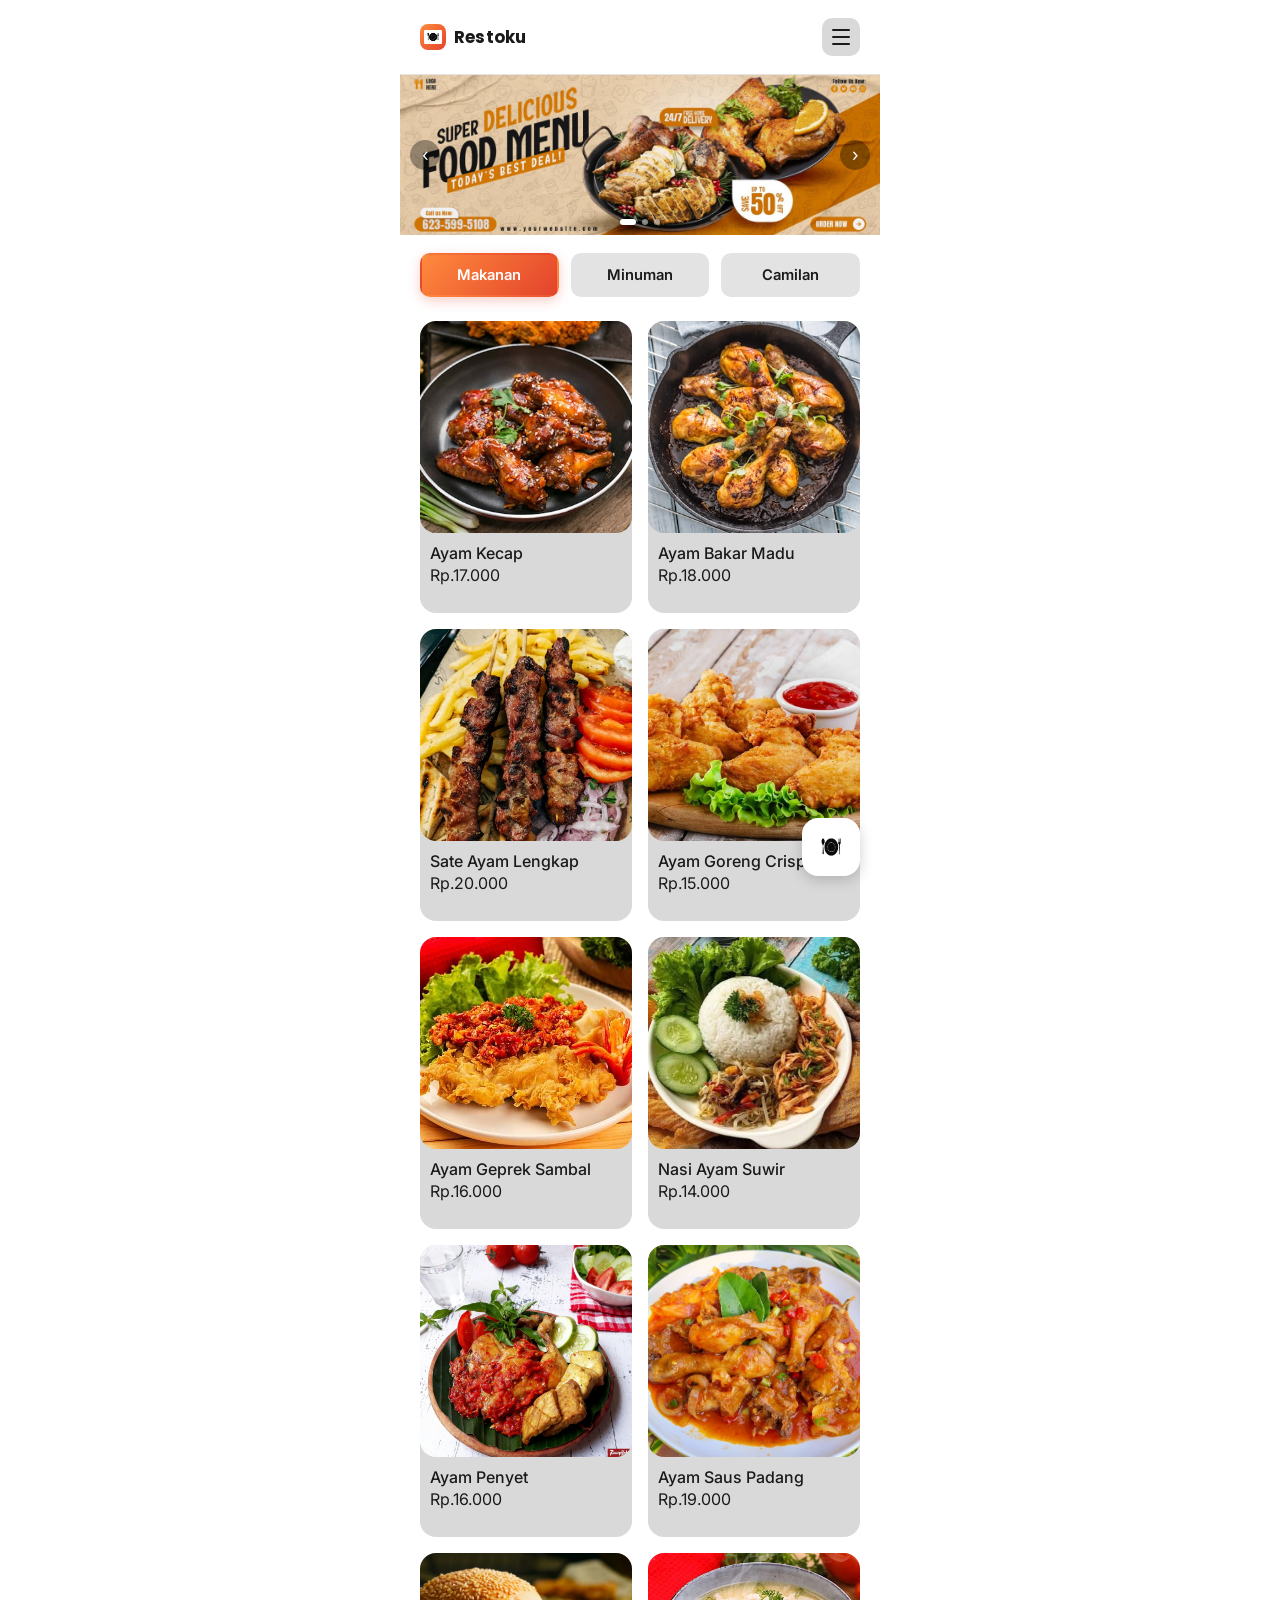
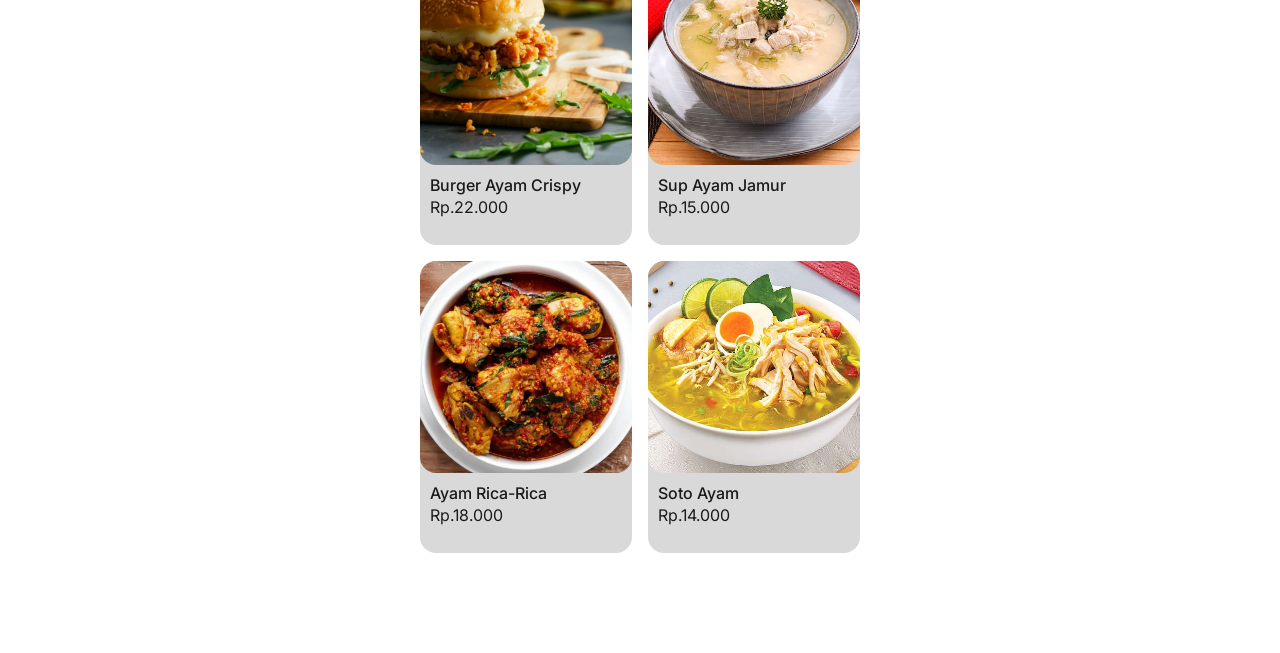
<file: index.html>
<!DOCTYPE html>
<html lang="id">
<head>
  <meta charset="UTF-8" />
  <meta name="viewport" content="width=device-width, initial-scale=1.0" />
  <title>RESTOKU — Menu</title>
  <link rel="preconnect" href="https://fonts.googleapis.com" />
  <link href="https://fonts.googleapis.com/css2?family=Inter:wght@400;500;600;700&family=Poppins:wght@500;600;700&display=swap" rel="stylesheet" />
  <link rel="icon" href="images/logo.png" />
  <link rel="stylesheet" href="css/style.css" />
</head>
<body>
  <div class="app">
    <header class="topnav">
      <a href="index.html" class="topnav__brand">
        <img src="images/logo.png" alt="Logo RESTOKU" />
        <span class="topnav__brand-text">Restoku</span>
      </a>
            <button class="topnav__hamburger" id="nav-hamburger" aria-label="Menu" aria-expanded="false">
        <span></span><span></span><span></span>
      </button>
      <div class="topnav__dropdown" id="nav-dropdown">
        <a href="tentang.html"><span class="nav-icon">📖</span> Tentang</a>
        <a href="bantuan.html"><span class="nav-icon">❓</span> Bantuan</a>
        <a href="riwayat.html"><span class="nav-icon">🕑</span> Riwayat</a>
        <a href="login.html"><span class="nav-icon">👤</span> Log in</a>
      </div>
      <div class="nav-dim" id="nav-dim"></div>
    </header>

    <section class="ad-banner" id="ad-banner">
      <div class="ad-banner__slides" id="banner-slides">
        <div class="ad-banner__slide is-active">
          <img src="images/banner1.png" alt="Promo Restoku" />
        </div>
        <div class="ad-banner__slide">
          <img src="images/banner2.png" alt="Menu Spesial" />
        </div>
        <div class="ad-banner__slide">
          <img src="images/banner3.png" alt="Penawaran Hari Ini" />
        </div>
      </div>
      <button class="ad-banner__arrow ad-banner__arrow--prev" id="banner-prev" aria-label="Sebelumnya">‹</button>
      <button class="ad-banner__arrow ad-banner__arrow--next" id="banner-next" aria-label="Selanjutnya">›</button>
      <div class="ad-banner__dots" id="banner-dots">
        <span class="active" data-slide="0"></span>
        <span data-slide="1"></span>
        <span data-slide="2"></span>
      </div>
    </section>

    <div class="tabs">
      <button class="tab is-active" data-category="makanan">Makanan</button>
      <button class="tab" data-category="minuman">Minuman</button>
      <button class="tab" data-category="camilan">Camilan</button>
    </div>

    <main>
      <div class="menu-grid" data-category-panel="makanan" style="display: grid;">
        <article class="menu-card" data-id="ayam-kecap" data-name="Ayam Kecap" data-price="17000" data-desc="Sayap ayam yang dimasak dengan saus kecap manis gurih dan taburan wijen, empuk dan meresap sampai ke dalam.">
          <div class="menu-card__img-wrap">
            <img src="images/food1.jpg" alt="Ayam Kecap" loading="lazy" />
          </div>
          <span class="menu-card__qty"></span>
          <p class="menu-card__name">Ayam Kecap</p>
          <p class="menu-card__price">Rp.17.000</p>
        </article>

        <article class="menu-card" data-id="ayam-bakar-madu" data-name="Ayam Bakar Madu" data-price="18000" data-desc="Ayam bakar dengan olesan madu pilihan, dipanggang hingga karamel di luar dan tetap juicy di dalam.">
          <div class="menu-card__img-wrap">
            <img src="images/food3.jpg" alt="Ayam Bakar Madu" loading="lazy" />
          </div>
          <span class="menu-card__qty"></span>
          <p class="menu-card__name">Ayam Bakar Madu</p>
          <p class="menu-card__price">Rp.18.000</p>
        </article>

        <article class="menu-card" data-id="sate-ayam-lengkap" data-name="Sate Ayam Lengkap" data-price="20000" data-desc="Sate daging panggang lengkap dengan kentang goreng, tomat segar, dan acar bawang merah.">
          <div class="menu-card__img-wrap">
            <img src="images/food2.jpg" alt="Sate Ayam Lengkap" loading="lazy" />
          </div>
          <span class="menu-card__qty"></span>
          <p class="menu-card__name">Sate Ayam Lengkap</p>
          <p class="menu-card__price">Rp.20.000</p>
        </article>

        <article class="menu-card" data-id="ayam-goreng-crispy" data-name="Ayam Goreng Crispy" data-price="15000" data-desc="Ayam goreng tepung dengan lapisan renyah berbumbu rempah, gurih di setiap gigitan.">
          <div class="menu-card__img-wrap is-placeholder">
            <img src="images/food4.jpeg" alt="Kentang goreng" loading="lazy" />
          </div>
          <span class="menu-card__qty"></span>
          <p class="menu-card__name">Ayam Goreng Crispy</p>
          <p class="menu-card__price">Rp.15.000</p>
        </article>

        <article class="menu-card" data-id="ayam-geprek-sambal" data-name="Ayam Geprek Sambal" data-price="16000" data-desc="Ayam crispy yang digeprek bersama sambal bawang pedas khas, cocok buat pecinta rasa nendang.">
          <div class="menu-card__img-wrap is-placeholder">
            <img src="images/food5.jpeg" alt="Kentang goreng" loading="lazy" />
          </div>
          <span class="menu-card__qty"></span>
          <p class="menu-card__name">Ayam Geprek Sambal</p>
          <p class="menu-card__price">Rp.16.000</p>
        </article>

        <article class="menu-card" data-id="nasi-ayam-suwir" data-name="Nasi Ayam Suwir" data-price="14000" data-desc="Nasi hangat dengan suwiran ayam berbumbu manis pedas, disajikan dengan taburan bawang goreng.">
          <div class="menu-card__img-wrap is-placeholder">
            <img src="images/food6.jpeg" alt="Kentang goreng" loading="lazy" />
          </div>
          <span class="menu-card__qty"></span>
          <p class="menu-card__name">Nasi Ayam Suwir</p>
          <p class="menu-card__price">Rp.14.000</p>
        </article>

        <article class="menu-card" data-id="ayam-penyet" data-name="Ayam Penyet" data-price="16000" data-desc="Ayam goreng yang dipenyet bersama sambal terasi pedas dan lalapan segar.">
          <div class="menu-card__img-wrap is-placeholder">
            <img src="images/food7.jpeg" alt="Kentang goreng" loading="lazy" />
          </div>
          <span class="menu-card__qty"></span>
          <p class="menu-card__name">Ayam Penyet</p>
          <p class="menu-card__price">Rp.16.000</p>
        </article>

        <article class="menu-card" data-id="ayam-saus-padang" data-name="Ayam Saus Padang" data-price="19000" data-desc="Potongan ayam goreng disiram saus padang merah yang pedas, asam, dan kaya rempah.">
          <div class="menu-card__img-wrap is-placeholder">
            <img src="images/food8.jpeg" alt="Kentang goreng" loading="lazy" />
          </div>
          <span class="menu-card__qty"></span>
          <p class="menu-card__name">Ayam Saus Padang</p>
          <p class="menu-card__price">Rp.19.000</p>
        </article>

        <article class="menu-card" data-id="burger-ayam-crispy" data-name="Burger Ayam Crispy" data-price="22000" data-desc="Burger dengan ayam crispy, saus spesial, dan sayuran segar di antara roti lembut.">
          <div class="menu-card__img-wrap is-placeholder">
            <img src="images/food9.jpeg" alt="Kentang goreng" loading="lazy" />
          </div>
          <span class="menu-card__qty"></span>
          <p class="menu-card__name">Burger Ayam Crispy</p>
          <p class="menu-card__price">Rp.22.000</p>
        </article>

        <article class="menu-card" data-id="sup-ayam-jamur" data-name="Sup Ayam Jamur" data-price="15000" data-desc="Sup hangat berisi suwiran ayam dan jamur segar dengan kuah kaldu yang ringan dan gurih.">
          <div class="menu-card__img-wrap is-placeholder">
            <img src="images/food10.jpeg" alt="Kentang goreng" loading="lazy" />
          </div>
          <span class="menu-card__qty"></span>
          <p class="menu-card__name">Sup Ayam Jamur</p>
          <p class="menu-card__price">Rp.15.000</p>
        </article>

        <article class="menu-card" data-id="ayam-rica-rica" data-name="Ayam Rica-Rica" data-price="18000" data-desc="Ayam dimasak dengan bumbu rica-rica pedas khas Manado, kaya rempah dan menggugah selera.">
          <div class="menu-card__img-wrap is-placeholder">
            <img src="images/food11.jpeg" alt="Kentang goreng" loading="lazy" />
          </div>
          <span class="menu-card__qty"></span>
          <p class="menu-card__name">Ayam Rica-Rica</p>
          <p class="menu-card__price">Rp.18.000</p>
        </article>

        <article class="menu-card" data-id="soto-ayam" data-name="Soto Ayam" data-price="14000" data-desc="Soto ayam dengan kuah kuning gurih, suwiran ayam, soun, dan taburan bawang goreng.">
          <div class="menu-card__img-wrap is-placeholder">
            <img src="images/food12.jpeg" alt="Kentang goreng" loading="lazy" />
          </div>
          <span class="menu-card__qty"></span>
          <p class="menu-card__name">Soto Ayam</p>
          <p class="menu-card__price">Rp.14.000</p>
        </article>
      </div>

      <div class="menu-grid" data-category-panel="minuman" style="display: none;">
        <article class="menu-card" data-id="es-teh-manis" data-name="Es Teh Manis" data-price="5000" data-desc="Teh manis dingin yang menyegarkan, cocok menemani makan siang atau sore hari.">
          <div class="menu-card__img-wrap is-placeholder">
            <img src="images/man1.jpeg" alt="Kentang goreng" loading="lazy" />
          </div>
          <span class="menu-card__qty"></span>
          <p class="menu-card__name">Es Teh Manis</p>
          <p class="menu-card__price">Rp.5.000</p>
        </article>

        <article class="menu-card" data-id="es-jeruk-segar" data-name="Es Jeruk Segar" data-price="7000" data-desc="Perasan jeruk segar dengan es batu, manis asam yang menyegarkan tenggorokan.">
          <div class="menu-card__img-wrap is-placeholder">
            <img src="images/man2.jpeg" alt="Kentang goreng" loading="lazy" />
          </div>
          <span class="menu-card__qty"></span>
          <p class="menu-card__name">Es Jeruk Segar</p>
          <p class="menu-card__price">Rp.7.000</p>
        </article>

        <article class="menu-card" data-id="jus-alpukat" data-name="Jus Alpukat" data-price="12000" data-desc="Jus alpukat kental dan creamy dengan tambahan susu coklat di atasnya.">
          <div class="menu-card__img-wrap is-placeholder">
            <img src="images/man3.jpeg" alt="Kentang goreng" loading="lazy" />
          </div>
          <span class="menu-card__qty"></span>
          <p class="menu-card__name">Jus Alpukat</p>
          <p class="menu-card__price">Rp.12.000</p>
        </article>

        <article class="menu-card" data-id="kopi-susu" data-name="Kopi Susu" data-price="10000" data-desc="Kopi susu gula aren dengan rasa creamy dan sedikit pahit yang seimbang.">
          <div class="menu-card__img-wrap is-placeholder">
            <img src="images/man4.jpeg" alt="Kentang goreng" loading="lazy" />
          </div>
          <span class="menu-card__qty"></span>
          <p class="menu-card__name">Kopi Susu</p>
          <p class="menu-card__price">Rp.10.000</p>
        </article>

        <article class="menu-card" data-id="soda-gembira" data-name="Soda Gembira" data-price="8000" data-desc="Soda dengan sirup merah dan susu kental manis, segar dan penuh nostalgia.">
          <div class="menu-card__img-wrap is-placeholder">
            <img src="images/man5.jpeg" alt="Kentang goreng" loading="lazy" />
          </div>
          <span class="menu-card__qty"></span>
          <p class="menu-card__name">Soda Gembira</p>
          <p class="menu-card__price">Rp.8.000</p>
        </article>

        <article class="menu-card" data-id="air-mineral" data-name="Air Mineral" data-price="4000" data-desc="Air mineral dingin dalam kemasan, pilihan simpel buat menemani makanmu.">
          <div class="menu-card__img-wrap is-placeholder">
            <img src="images/man6.jpeg" alt="Kentang goreng" loading="lazy" />
          </div>
          <span class="menu-card__qty"></span>
          <p class="menu-card__name">Air Mineral</p>
          <p class="menu-card__price">Rp.4.000</p>
        </article>

        <article class="menu-card" data-id="es-lemon-tea" data-name="Es Lemon Tea" data-price="8000" data-desc="Teh segar dengan perasan lemon asli, manis asam yang menyegarkan.">
          <div class="menu-card__img-wrap is-placeholder">
            <img src="images/man7.jpeg" alt="Kentang goreng" loading="lazy" />
          </div>
          <span class="menu-card__qty"></span>
          <p class="menu-card__name">Es Lemon Tea</p>
          <p class="menu-card__price">Rp.8.000</p>
        </article>

        <article class="menu-card" data-id="susu-coklat-dingin" data-name="Susu Coklat Dingin" data-price="9000" data-desc="Susu coklat dingin yang creamy dan manis, favorit semua usia.">
          <div class="menu-card__img-wrap is-placeholder">
            <img src="images/man8.jpeg" alt="Kentang goreng" loading="lazy" />
          </div>
          <span class="menu-card__qty"></span>
          <p class="menu-card__name">Susu Coklat </p>
          <p class="menu-card__price">Rp.9.000</p>
        </article>

        <article class="menu-card" data-id="teh-tarik-hangat" data-name="Teh Tarik Hangat" data-price="8000" data-desc="Teh tarik hangat dengan busa lembut dan rasa creamy khas teh tarik.">
          <div class="menu-card__img-wrap is-placeholder">
            <img src="images/man9.jpeg" alt="Kentang goreng" loading="lazy" />
          </div>
          <span class="menu-card__qty"></span>
          <p class="menu-card__name">Teh Tarik </p>
          <p class="menu-card__price">Rp.8.000</p>
        </article>

        <article class="menu-card" data-id="es-kelapa-muda" data-name="Es Kelapa Muda" data-price="10000" data-desc="Kelapa muda segar dengan sedikit sirup dan es, menyegarkan di siang hari.">
          <div class="menu-card__img-wrap is-placeholder">
            <img src="images/man10.jpeg" alt="Kentang goreng" loading="lazy" />
          </div>
          <span class="menu-card__qty"></span>
          <p class="menu-card__name">Es Kelapa Muda</p>
          <p class="menu-card__price">Rp.10.000</p>
        </article>
      </div>

      <div class="menu-grid" data-category-panel="camilan" style="display: none;">
        <article class="menu-card" data-id="kentang-goreng" data-name="Kentang Goreng" data-price="10000" data-desc="Kentang goreng renyah di luar lembut di dalam, disajikan hangat dengan taburan garam.">
          <div class="menu-card__img-wrap is-placeholder">
             <img src="images/mil1.png" alt="Kentang goreng" loading="lazy" />
          </div>
          <span class="menu-card__qty"></span>
          <p class="menu-card__name">Kentang Goreng</p>
          <p class="menu-card__price">Rp.10.000</p>
        </article>

        <article class="menu-card" data-id="usus-krispi" data-name="Usus Krispi" data-price="7000" data-desc="Usus ayam yang digoreng kering dan renyah, camilan favorit teman makan.">
          <div class="menu-card__img-wrap is-placeholder">
            <img src="images/mil2.png" alt="Kentang goreng" loading="lazy" />
          </div>
          <span class="menu-card__qty"></span>
          <p class="menu-card__name">Usus Krispi</p>
          <p class="menu-card__price">Rp.7.000</p>
        </article>

        <article class="menu-card" data-id="tahu-crispy" data-name="Tahu Crispy" data-price="8000" data-desc="Tahu goreng dengan lapisan tepung renyah, disajikan dengan saus sambal kacang.">
          <div class="menu-card__img-wrap is-placeholder">
            <img src="images/mil3.png" alt="Kentang goreng" loading="lazy" />
          </div>
          <span class="menu-card__qty"></span>
          <p class="menu-card__name">Tahu Crispy</p>
          <p class="menu-card__price">Rp.8.000</p>
        </article>

        <article class="menu-card" data-id="risol-mayo" data-name="Risol Mayo" data-price="9000" data-desc="Risol isi sayuran dan sosis dengan saus mayo lembut di dalamnya.">
          <div class="menu-card__img-wrap is-placeholder">
            <img src="images/mil4.png" alt="Kentang goreng" loading="lazy" />
          </div>
          <span class="menu-card__qty"></span>
          <p class="menu-card__name">Risol Mayo</p>
          <p class="menu-card__price">Rp.9.000</p>
        </article>

        <article class="menu-card" data-id="pisang-goreng" data-name="Pisang Goreng" data-price="7000" data-desc="Pisang goreng tepung crispy dengan rasa manis alami, enak disantap hangat.">
          <div class="menu-card__img-wrap is-placeholder">
            <img src="images/mil5.png" alt="Kentang goreng" loading="lazy" />
          </div>
          <span class="menu-card__qty"></span>
          <p class="menu-card__name">Pisang Goreng</p>
          <p class="menu-card__price">Rp.7.000</p>
        </article>

        <article class="menu-card" data-id="cireng-bumbu-rujak" data-name="Cireng Bumbu Rujak" data-price="7000" data-desc="Cireng kenyal goreng dengan siraman bumbu rujak pedas manis khas Sunda.">
          <div class="menu-card__img-wrap is-placeholder">
            <img src="images/mil6.png" alt="Kentang goreng" loading="lazy" />
          </div>
          <span class="menu-card__qty"></span>
          <p class="menu-card__name">Cireng Bumbu Rujak</p>
          <p class="menu-card__price">Rp.7.000</p>
        </article>

        <article class="menu-card" data-id="onion-rings" data-name="Onion Rings" data-price="11000" data-desc="Bawang bombai goreng tepung renyah, gurih dan cocok jadi teman ngemil.">
          <div class="menu-card__img-wrap is-placeholder">
            <img src="images/mil7.png" alt="Kentang goreng" loading="lazy" />
          </div>
          <span class="menu-card__qty"></span>
          <p class="menu-card__name">Onion Rings</p>
          <p class="menu-card__price">Rp.11.000</p>
        </article>

        <article class="menu-card" data-id="sosis-goreng" data-name="Sosis Goreng" data-price="9000" data-desc="Sosis goreng dengan saus sambal dan mayo, camilan simpel yang selalu disukai.">
          <div class="menu-card__img-wrap is-placeholder">
            <img src="images/mil8.png" alt="Kentang goreng" loading="lazy" />
          </div>
          <span class="menu-card__qty"></span>
          <p class="menu-card__name">Sosis Goreng</p>
          <p class="menu-card__price">Rp.9.000</p>
        </article>

        <article class="menu-card" data-id="dimsum-ayam" data-name="Dimsum Ayam" data-price="12000" data-desc="Dimsum ayam kukus lembut dengan isian daging ayam cincang berbumbu.">
          <div class="menu-card__img-wrap is-placeholder">
            <img src="images/mil9.png" alt="Kentang goreng" loading="lazy" />
          </div>
          <span class="menu-card__qty"></span>
          <p class="menu-card__name">Dimsum Ayam</p>
          <p class="menu-card__price">Rp.12.000</p>
        </article>

        <article class="menu-card" data-id="kerupuk-udang" data-name="Kerupuk Udang" data-price="5000" data-desc="Kerupuk udang renyah dengan rasa gurih khas udang asli.">
          <div class="menu-card__img-wrap is-placeholder">
            <img src="images/mil10.png" alt="Kentang goreng" loading="lazy" />
          </div>
          <span class="menu-card__qty"></span>
          <p class="menu-card__name">Kerupuk Udang</p>
          <p class="menu-card__price">Rp.5.000</p>
        </article>
      </div>
    </main>

    <a href="pembayaran.html" class="cart-fab" aria-label="Lihat keranjang">
      <img src="images/logo.png" alt="" />
      <span class="cart-fab__badge">0</span>
    </a>

    <div class="detail-overlay" data-detail-overlay>
      <div class="detail-sheet" data-detail-sheet>
        <div class="detail-sheet__handle"></div>
        <button class="detail-sheet__close" data-detail-close aria-label="Tutup">✕</button>

        <div class="detail-sheet__media" data-detail-media></div>

        <div class="detail-sheet__body">
          <h3 class="detail-sheet__name" data-detail-name></h3>
          <p class="detail-sheet__price" data-detail-price></p>
          <p class="detail-sheet__desc" data-detail-desc></p>

          <div class="detail-sheet__note">
            <label for="detail-note-input">Catatan khusus (opsional)</label>
            <textarea id="detail-note-input" data-detail-note rows="2" placeholder="cth: pedas sedikit, tanpa bawang..."></textarea>
          </div>

          <div class="detail-sheet__qty">
            <button class="qty-btn qty-btn--minus" data-detail-minus aria-label="Kurangi">&minus;</button>
            <span class="detail-sheet__qty-count" data-detail-qty>0</span>
            <button class="qty-btn qty-btn--plus" data-detail-plus aria-label="Tambah">+</button>
          </div>
        </div>
      </div>
    </div>
  </div>

  <script src="js/main.js"></script>
</body>
</html>
</file>
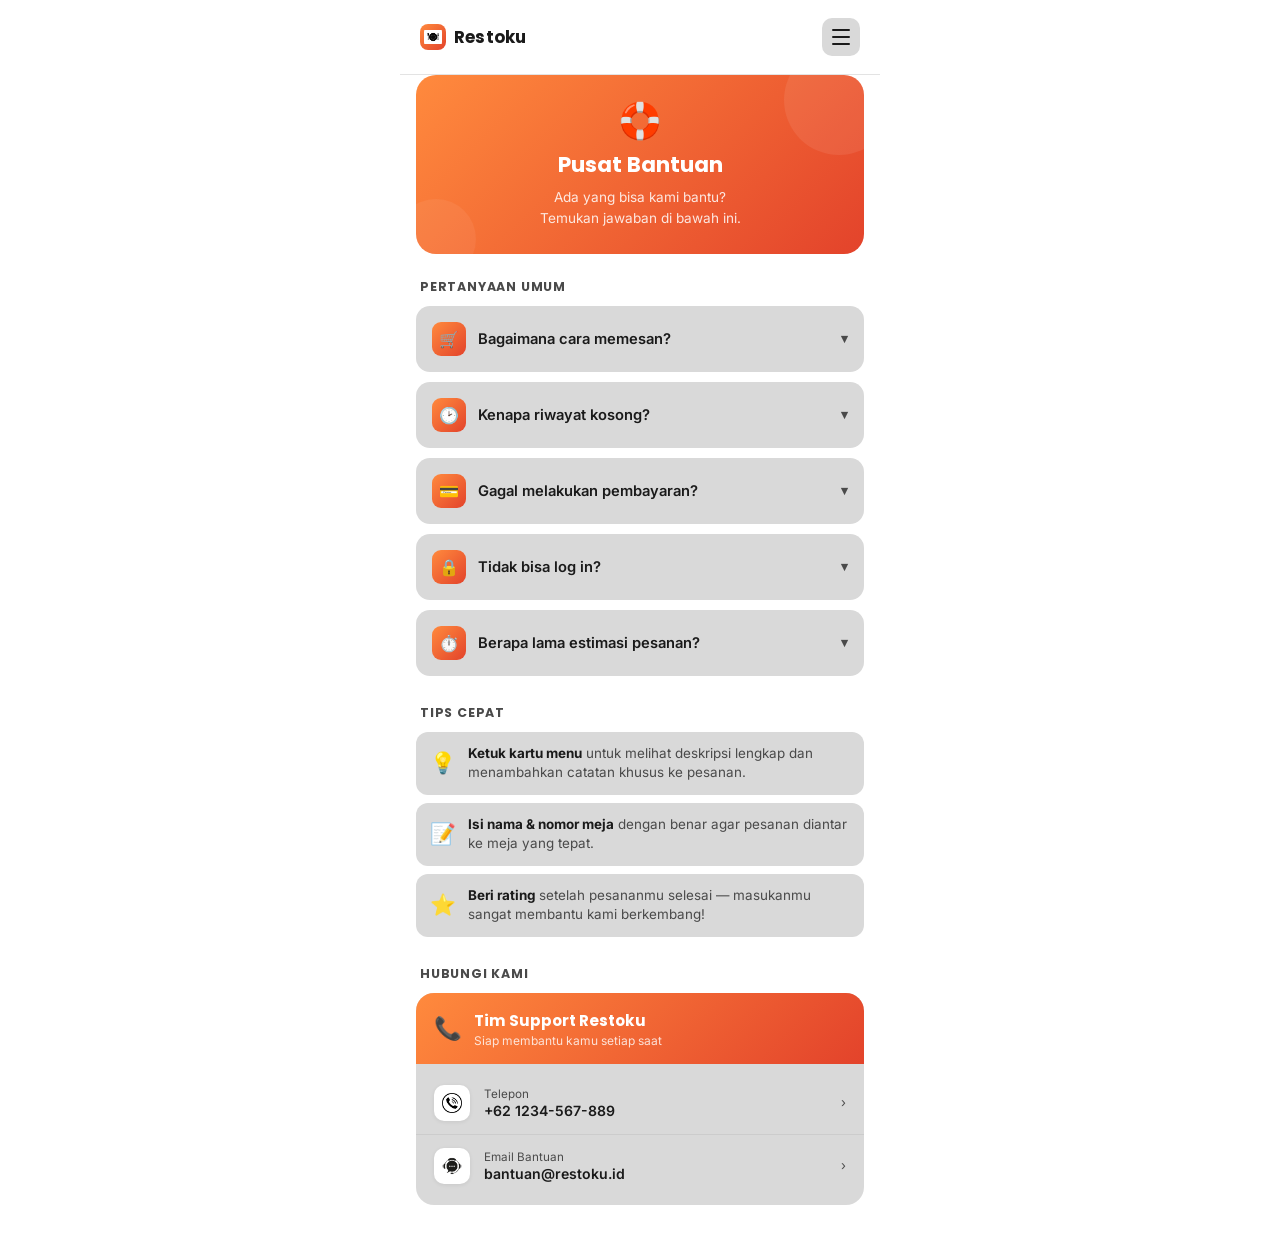
<file: bantuan.html>
<!DOCTYPE html>
<html lang="id">
<head>
  <meta charset="UTF-8" />
  <meta name="viewport" content="width=device-width, initial-scale=1.0" />
  <title>RESTOKU — Bantuan</title>
  <link rel="preconnect" href="https://fonts.googleapis.com" />
  <link href="https://fonts.googleapis.com/css2?family=Inter:wght@400;500;600;700&family=Poppins:wght@500;600;700&display=swap" rel="stylesheet" />
  <link rel="icon" href="images/logo.png" />
  <link rel="stylesheet" href="css/style.css" />
  <style>
    /* ── Bantuan Hero ── */
    .help-hero {
      background: linear-gradient(135deg, var(--brand-1) 0%, var(--brand-2) 100%);
      margin: 0 16px 24px;
      border-radius: 20px;
      padding: 28px 22px 26px;
      text-align: center;
      position: relative;
      overflow: hidden;
    }
    .help-hero::before {
      content:''; position:absolute; top:-30px; right:-30px;
      width:110px; height:110px; border-radius:50%;
      background:rgba(255,255,255,.08);
    }
    .help-hero::after {
      content:''; position:absolute; bottom:-25px; left:-20px;
      width:80px; height:80px; border-radius:50%;
      background:rgba(255,255,255,.06);
    }
    .help-hero__icon {
      font-size:2.2rem; margin-bottom:10px; line-height:1;
    }
    .help-hero__title {
      font-family:'Poppins',sans-serif;
      font-size:1.35rem; font-weight:700; color:#fff;
      margin:0 0 6px;
    }
    .help-hero__sub {
      font-size:.85rem; color:rgba(255,255,255,.85);
      margin:0; line-height:1.5;
    }

    /* ── Section label ── */
    .help-section-label {
      font-family:'Poppins',sans-serif;
      font-size:.78rem; font-weight:700; letter-spacing:.8px;
      text-transform:uppercase; color:var(--ink-soft);
      padding:0 20px; margin-bottom:10px;
    }

    /* ── FAQ ── */
    .faq-list {
      padding: 0 16px;
      display: flex;
      flex-direction: column;
      gap: 10px;
      margin-bottom: 28px;
    }

    .faq-item {
      background: var(--gray-200);
      border-radius: 14px;
      overflow: hidden;
    }

    .faq-item__q {
      width: 100%;
      background: none;
      text-align: left;
      padding: 16px 16px;
      font-size: .92rem;
      font-weight: 600;
      display: flex;
      justify-content: space-between;
      align-items: center;
      gap: 12px;
      color: var(--ink);
      cursor: pointer;
      border: none;
    }

    .faq-item__q-left {
      display: flex; align-items: center; gap: 12px;
    }
    .faq-item__emoji {
      width: 34px; height: 34px; border-radius: 9px;
      background: linear-gradient(135deg, var(--brand-1), var(--brand-2));
      display: flex; align-items: center; justify-content: center;
      font-size: 1rem; flex-shrink: 0;
    }

    .faq-item__q .chevron {
      transition: transform .2s;
      font-size: .8rem; color: var(--ink-soft); flex-shrink: 0;
    }
    .faq-item.is-open .chevron { transform: rotate(180deg); }

    .faq-item__a {
      max-height: 0; overflow: hidden;
      transition: max-height .28s ease;
      padding: 0 16px;
      font-size: .86rem; color: var(--ink-soft); line-height: 1.6;
    }
    .faq-item.is-open .faq-item__a { padding-bottom: 16px; }

    /* ── Quick tips ── */
    .help-tips {
      padding: 0 16px;
      display: flex; flex-direction: column; gap: 8px;
      margin-bottom: 28px;
    }
    .help-tip {
      display: flex; align-items: center; gap: 12px;
      background: var(--gray-200);
      border-radius: 12px; padding: 12px 14px;
    }
    .help-tip__icon { font-size:1.3rem; flex-shrink:0; line-height:1; }
    .help-tip__text { font-size:.84rem; color:var(--ink-soft); line-height:1.45; }
    .help-tip__text strong { color:var(--ink); }

    /* ── Contact card ── */
    .help-contact {
      margin: 0 16px 32px;
      background: var(--gray-200);
      border-radius: 18px;
      overflow: hidden;
    }
    .help-contact__header {
      background: linear-gradient(135deg, var(--brand-1), var(--brand-2));
      padding: 16px 18px;
      display: flex; align-items: center; gap: 12px;
    }
    .help-contact__header-icon { font-size:1.4rem; }
    .help-contact__header-title {
      font-family:'Poppins',sans-serif;
      font-size:.95rem; font-weight:700; color:#fff;
    }
    .help-contact__header-sub { font-size:.75rem; color:rgba(255,255,255,.8); margin-top:1px; }

    .help-contact__items { padding: 8px 0; }
    .help-contact__row {
      display: flex; align-items: center; gap: 14px;
      padding: 13px 18px;
      border-bottom: 1px solid rgba(0,0,0,.06);
    }
    .help-contact__row:last-child { border-bottom: none; }
    .help-contact__row-icon {
      width: 36px; height: 36px; border-radius: 10px;
      background: #fff;
      display: flex; align-items: center; justify-content: center;
      flex-shrink: 0; box-shadow: 0 1px 4px rgba(0,0,0,.08);
    }
    .help-contact__row-icon img { width: 20px; height: 20px; object-fit: contain; }
    .help-contact__row-body { flex: 1; }
    .help-contact__row-label { font-size:.73rem; color:var(--ink-soft); }
    .help-contact__row-value {
      font-weight:600; font-size:.88rem; color:var(--ink); margin-top:1px;
    }
    .help-contact__row-value a { color:var(--brand-1); }
    .help-contact__row-arrow { color:var(--ink-soft); font-size:.8rem; }
  </style>
</head>
<body>
  <div class="app">
    <header class="topnav">
      <a href="index.html" class="topnav__brand">
        <img src="images/logo.png" alt="Logo RESTOKU" />
        <span class="topnav__brand-text">Restoku</span>
      </a>
      <button class="topnav__hamburger" id="nav-hamburger" aria-label="Menu" aria-expanded="false">
        <span></span><span></span><span></span>
      </button>
      <div class="topnav__dropdown" id="nav-dropdown">
        <a href="tentang.html"><span class="nav-icon">📖</span> Tentang</a>
        <a href="bantuan.html" class="is-active"><span class="nav-icon">❓</span> Bantuan</a>
        <a href="riwayat.html"><span class="nav-icon">🕑</span> Riwayat</a>
        <a href="login.html"><span class="nav-icon">👤</span> Log in</a>
      </div>
      <div class="nav-dim" id="nav-dim"></div>
    </header>

    <!-- Hero -->
    <div class="help-hero">
      <div class="help-hero__icon">🛟</div>
      <h1 class="help-hero__title">Pusat Bantuan</h1>
      <p class="help-hero__sub">Ada yang bisa kami bantu?<br>Temukan jawaban di bawah ini.</p>
    </div>

    <!-- FAQ -->
    <div class="help-section-label">Pertanyaan Umum</div>
    <div class="faq-list">

      <div class="faq-item">
        <button class="faq-item__q">
          <span class="faq-item__q-left">
            <span class="faq-item__emoji">🛒</span>
            Bagaimana cara memesan?
          </span>
          <span class="chevron">▾</span>
        </button>
        <div class="faq-item__a">
          Pilih menu yang kamu inginkan dari halaman utama, ketuk kartu untuk melihat detail dan atur jumlahnya, lalu buka keranjang dan lanjutkan ke pembayaran.
        </div>
      </div>

      <div class="faq-item">
        <button class="faq-item__q">
          <span class="faq-item__q-left">
            <span class="faq-item__emoji">🕑</span>
            Kenapa riwayat kosong?
          </span>
          <span class="chevron">▾</span>
        </button>
        <div class="faq-item__a">
          Riwayat hanya tersimpan di perangkat yang digunakan saat memesan. Pastikan kamu membuka halaman riwayat di perangkat yang sama.
        </div>
      </div>

      <div class="faq-item">
        <button class="faq-item__q">
          <span class="faq-item__q-left">
            <span class="faq-item__emoji">💳</span>
            Gagal melakukan pembayaran?
          </span>
          <span class="chevron">▾</span>
        </button>
        <div class="faq-item__a">
          Periksa kembali metode pembayaran dan pastikan koneksi internet stabil, lalu ulangi proses pembayaran. Jika masih gagal, hubungi kami langsung.
        </div>
      </div>

      <div class="faq-item">
        <button class="faq-item__q">
          <span class="faq-item__q-left">
            <span class="faq-item__emoji">🔒</span>
            Tidak bisa log in?
          </span>
          <span class="chevron">▾</span>
        </button>
        <div class="faq-item__a">
          Pastikan email dan sandi yang dimasukkan sudah benar. Gunakan fitur "Lupa sandi?" di halaman login untuk mengatur ulang akses akunmu.
        </div>
      </div>

      <div class="faq-item">
        <button class="faq-item__q">
          <span class="faq-item__q-left">
            <span class="faq-item__emoji">⏱️</span>
            Berapa lama estimasi pesanan?
          </span>
          <span class="chevron">▾</span>
        </button>
        <div class="faq-item__a">
          Estimasi pengerjaan pesanan sekitar 10–15 menit tergantung antrian dapur. Kamu bisa memantau status pesanan secara real-time di halaman struk setelah checkout.
        </div>
      </div>

    </div>

    <!-- Tips -->
    <div class="help-section-label">Tips Cepat</div>
    <div class="help-tips">
      <div class="help-tip">
        <span class="help-tip__icon">💡</span>
        <span class="help-tip__text"><strong>Ketuk kartu menu</strong> untuk melihat deskripsi lengkap dan menambahkan catatan khusus ke pesanan.</span>
      </div>
      <div class="help-tip">
        <span class="help-tip__icon">📝</span>
        <span class="help-tip__text"><strong>Isi nama & nomor meja</strong> dengan benar agar pesanan diantar ke meja yang tepat.</span>
      </div>
      <div class="help-tip">
        <span class="help-tip__icon">⭐</span>
        <span class="help-tip__text"><strong>Beri rating</strong> setelah pesananmu selesai — masukanmu sangat membantu kami berkembang!</span>
      </div>
    </div>

    <!-- Kontak -->
    <div class="help-section-label">Hubungi Kami</div>
    <div class="help-contact">
      <div class="help-contact__header">
        <span class="help-contact__header-icon">📞</span>
        <div>
          <div class="help-contact__header-title">Tim Support Restoku</div>
          <div class="help-contact__header-sub">Siap membantu kamu setiap saat</div>
        </div>
      </div>
      <div class="help-contact__items">
        <a href="tel:+621234567889" class="help-contact__row" style="text-decoration:none">
          <div class="help-contact__row-icon">
            <img src="images/phone.png" alt="Telepon" />
          </div>
          <div class="help-contact__row-body">
            <div class="help-contact__row-label">Telepon</div>
            <div class="help-contact__row-value">+62 1234-567-889</div>
          </div>
          <span class="help-contact__row-arrow">›</span>
        </a>
        <a href="mailto:bantuan@restoku.id" class="help-contact__row" style="text-decoration:none">
          <div class="help-contact__row-icon">
            <img src="images/headset.png" alt="Email" />
          </div>
          <div class="help-contact__row-body">
            <div class="help-contact__row-label">Email Bantuan</div>
            <div class="help-contact__row-value">bantuan@restoku.id</div>
          </div>
          <span class="help-contact__row-arrow">›</span>
        </a>
      </div>
    </div>

  </div>

  <script src="js/main.js"></script>
</body>
</html>
</file>
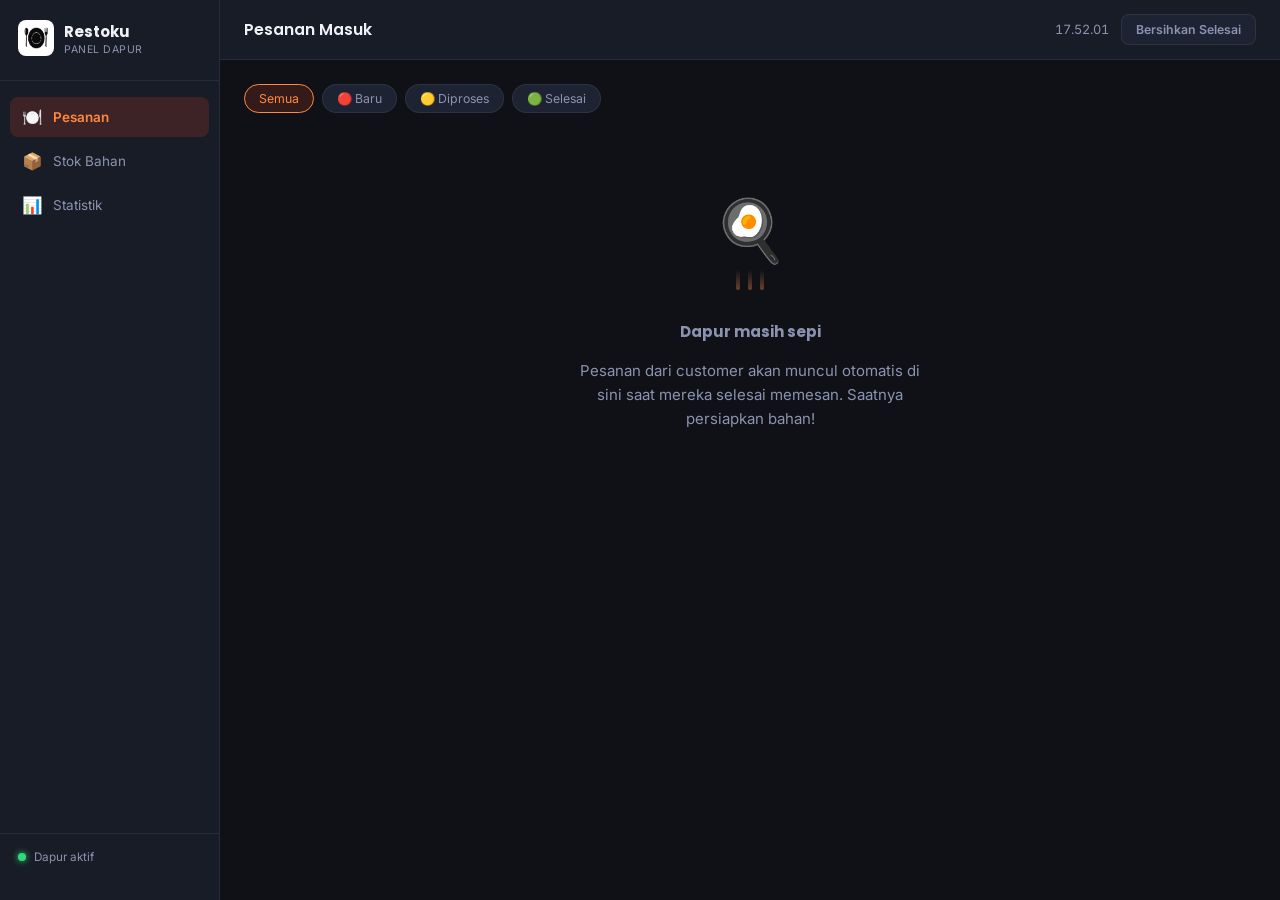
<file: dapur.html>
<!DOCTYPE html>
<html lang="id">
<head>
  <meta charset="UTF-8" />
  <meta name="viewport" content="width=device-width, initial-scale=1.0" />
  <title>RESTOKU — Dapur</title>
  <link rel="preconnect" href="https://fonts.googleapis.com" />
  <link href="https://fonts.googleapis.com/css2?family=Inter:wght@400;500;600;700&family=Poppins:wght@500;600;700&display=swap" rel="stylesheet" />
  <link rel="icon" href="images/logo.png" />
  <link rel="stylesheet" href="css/dapur.css" />
</head>
<body>
  <div class="dp-shell">

    <!-- ===== Sidebar ===== -->
    <aside class="dp-sidebar" id="sidebar">
      <div class="dp-sidebar__brand">
        <img src="images/logo.png" alt="Logo" />
        <div>
          <span class="dp-sidebar__name">Restoku</span>
          <span class="dp-sidebar__role">Panel Dapur</span>
        </div>
      </div>

      <nav class="dp-nav">
        <button class="dp-nav__item is-active" data-page="pesanan">
          <span class="dp-nav__icon">🍽️</span>
          <span>Pesanan</span>
          <span class="dp-nav__badge" id="nav-badge" style="display:none">0</span>
        </button>
        <button class="dp-nav__item" data-page="stok">
          <span class="dp-nav__icon">📦</span>
          <span>Stok Bahan</span>
        </button>
        <button class="dp-nav__item" data-page="statistik">
          <span class="dp-nav__icon">📊</span>
          <span>Statistik</span>
        </button>
      </nav>

      <div class="dp-sidebar__status">
        <span class="dp-status-dot"></span>
        <span>Dapur aktif</span>
      </div>
    </aside>

    <!-- ===== Main ===== -->
    <main class="dp-main">

      <header class="dp-topbar">
        <button class="dp-menu-toggle" id="menu-toggle" aria-label="Buka menu">☰</button>
        <h1 class="dp-topbar__title" id="page-title">Pesanan Masuk</h1>
        <div class="dp-topbar__right">
          <span id="clock" class="dp-clock"></span>
          <button class="dp-btn dp-btn--ghost" id="clear-done-btn">Bersihkan Selesai</button>
        </div>
      </header>

      <!-- PAGE: PESANAN -->
      <section class="dp-page is-active" id="page-pesanan">
        <div class="dp-orders-filter">
          <button class="dp-filter-btn is-active" data-filter="semua">Semua</button>
          <button class="dp-filter-btn" data-filter="baru">🔴 Baru</button>
          <button class="dp-filter-btn" data-filter="diproses">🟡 Diproses</button>
          <button class="dp-filter-btn" data-filter="selesai">🟢 Selesai</button>
        </div>

        <!-- Point 5: Empty state visual -->
        <div class="dp-empty" id="orders-empty" style="display:none">
          <div class="dp-empty__art">
            <div class="dp-empty__pan">🍳</div>
            <div class="dp-empty__steam">
              <span></span><span></span><span></span>
            </div>
          </div>
          <p class="dp-empty__title">Dapur masih sepi</p>
          <p class="dp-empty__sub">Pesanan dari customer akan muncul otomatis di sini saat mereka selesai memesan. Saatnya persiapkan bahan!</p>
        </div>

        <div class="dp-order-list" id="order-list"></div>
      </section>

      <!-- PAGE: STOK -->
      <section class="dp-page" id="page-stok">
        <div class="dp-stok-header">
          <h2>Stok Bahan Baku</h2>
          <button class="dp-btn dp-btn--primary" id="add-stok-btn">+ Tambah Bahan</button>
        </div>
        <div class="dp-stok-grid" id="stok-grid"></div>

        <div class="dp-modal-overlay" id="stok-modal" style="display:none">
          <div class="dp-modal">
            <h3 id="modal-title">Tambah Bahan</h3>
            <label>Nama Bahan
              <input type="text" id="stok-nama" placeholder="cth: Tepung Terigu" />
            </label>
            <label>Stok Saat Ini
              <input type="number" id="stok-qty" placeholder="cth: 500" min="0" />
            </label>
            <label>Satuan
              <input type="text" id="stok-satuan" placeholder="cth: gram, butir, liter" />
            </label>
            <label>Batas Minimum (peringatan)
              <input type="number" id="stok-min" placeholder="cth: 100" min="0" />
            </label>
            <div class="dp-modal__actions">
              <button class="dp-btn dp-btn--ghost" id="modal-cancel">Batal</button>
              <button class="dp-btn dp-btn--primary" id="modal-save">Simpan</button>
            </div>
          </div>
        </div>
      </section>

      <!-- PAGE: STATISTIK -->
      <section class="dp-page" id="page-statistik">
        <div class="dp-stat-cards">
          <div class="dp-stat-card">
            <span class="dp-stat-card__label">Total Pesanan (Semua)</span>
            <span class="dp-stat-card__value" id="stat-total-order">0</span>
          </div>
          <div class="dp-stat-card">
            <span class="dp-stat-card__label">Pendapatan Hari Ini</span>
            <span class="dp-stat-card__value" id="stat-pendapatan">Rp 0</span>
          </div>
          <div class="dp-stat-card">
            <span class="dp-stat-card__label">Rata-rata per Pesanan</span>
            <span class="dp-stat-card__value" id="stat-avg">Rp 0</span>
          </div>
          <div class="dp-stat-card">
            <span class="dp-stat-card__label">Selesai Hari Ini</span>
            <span class="dp-stat-card__value" id="stat-selesai">0</span>
          </div>
        </div>

        <div class="dp-stat-section">
          <h3>Menu Terlaris</h3>
          <div id="top-menu-list" class="dp-top-menu"></div>
        </div>

        <div class="dp-stat-section">
          <h3>Penjualan 7 Hari Terakhir</h3>
          <div class="dp-chart-wrap">
            <canvas id="sales-chart" height="180"></canvas>
          </div>
        </div>
      </section>

    </main>
  </div>

  <div class="dp-toast" id="dp-toast"></div>
  <script src="js/dapur.js"></script>
</body>
</html>
</file>
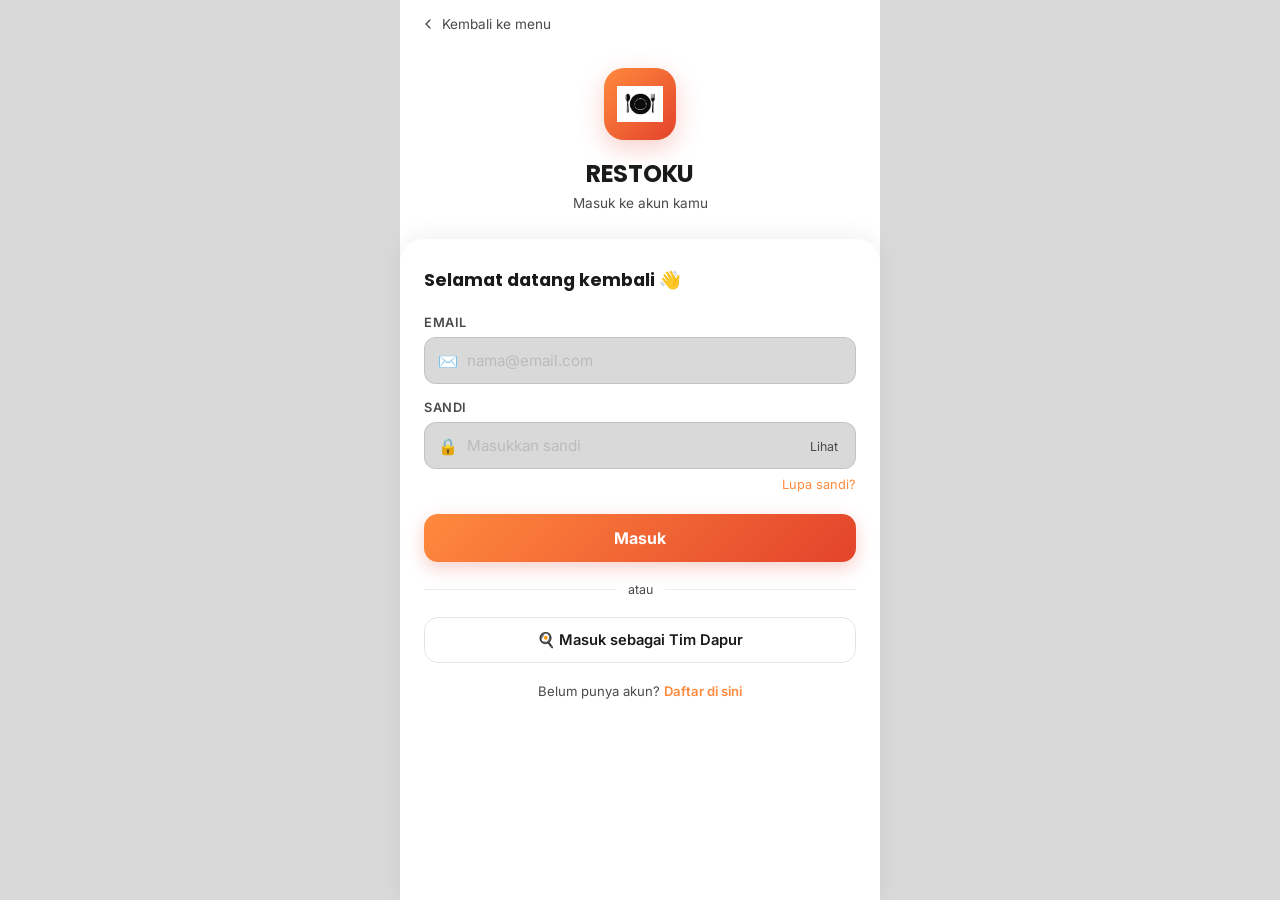
<file: login.html>
<!DOCTYPE html>
<html lang="id">
<head>
  <meta charset="UTF-8" />
  <meta name="viewport" content="width=device-width, initial-scale=1.0" />
  <title>RESTOKU — Log in</title>
  <link rel="preconnect" href="https://fonts.googleapis.com" />
  <link href="https://fonts.googleapis.com/css2?family=Inter:wght@400;500;600;700&family=Poppins:wght@500;600;700&display=swap" rel="stylesheet" />
  <link rel="icon" href="images/logo.png" />
  <link rel="stylesheet" href="css/style.css" />
  <style>
    body { background: var(--gray-200); }
    .app { min-height: 100dvh; display: flex; flex-direction: column; }

    .login-back {
      padding: 16px 20px 0;
    }
    .login-back a {
      display: inline-flex; align-items: center; gap: 6px;
      font-size: .85rem; color: var(--ink-soft); text-decoration: none;
    }
    .login-back svg { width: 16px; height: 16px; }

    /* Hero area */
    .login-hero-wrap {
      display: flex; flex-direction: column; align-items: center;
      padding: 32px 20px 28px;
      text-align: center;
    }
    .login-brand-logo {
      width: 72px; height: 72px;
      background: linear-gradient(135deg, var(--brand-1), var(--brand-2));
      border-radius: 20px;
      display: flex; align-items: center; justify-content: center;
      box-shadow: 0 8px 24px var(--brand-glow);
      margin-bottom: 16px;
    }
    .login-brand-logo img { width: 46px; height: 46px; object-fit: contain; }
    .login-brand-name {
      font-family: 'Poppins', sans-serif;
      font-size: 1.5rem; font-weight: 700; color: var(--ink);
      letter-spacing: -.3px;
    }
    .login-brand-sub {
      font-size: .85rem; color: var(--ink-soft); margin-top: 4px;
    }

    /* Card */
    .login-card {
      background: #fff;
      border-radius: 24px 24px 0 0;
      padding: 28px 24px 40px;
      flex: 1;
      box-shadow: 0 -4px 24px rgba(0,0,0,.06);
    }
    .login-card__title {
      font-family: 'Poppins', sans-serif;
      font-size: 1.1rem; font-weight: 700; color: var(--ink);
      margin: 0 0 22px;
    }

    .login-field { margin-bottom: 16px; }
    .login-field label {
      display: block; font-size: .8rem; font-weight: 600;
      color: var(--ink-soft); margin-bottom: 7px;
      text-transform: uppercase; letter-spacing: .5px;
    }
    .login-input-wrap {
      position: relative;
    }
    .login-input-wrap .field-icon {
      position: absolute; left: 14px; top: 50%; transform: translateY(-50%);
      font-size: 1rem; pointer-events: none; line-height: 1;
    }
    .login-field input {
      width: 100%; box-sizing: border-box;
      padding: 13px 14px 13px 42px;
      border: 1.5px solid rgba(0,0,0,.1);
      border-radius: 12px;
      font-size: .95rem; font-family: inherit; color: var(--ink);
      background: var(--gray-200);
      transition: border-color .2s, box-shadow .2s;
      outline: none;
    }
    .login-field input:focus {
      border-color: var(--brand-1);
      box-shadow: 0 0 0 3px var(--brand-glow);
      background: #fff;
    }
    .login-field input::placeholder { color: #bbb; }

    /* Show/hide password */
    .toggle-pw {
      position: absolute; right: 14px; top: 50%; transform: translateY(-50%);
      background: none; border: none; cursor: pointer;
      font-size: .78rem; color: var(--ink-soft); padding: 4px;
    }

    /* Forgot */
    .login-forgot {
      display: block; text-align: right;
      font-size: .8rem; color: var(--brand-1);
      text-decoration: none; margin-top: -8px; margin-bottom: 22px;
    }

    /* Submit */
    .login-submit {
      width: 100%; padding: 14px;
      background: linear-gradient(135deg, var(--brand-1), var(--brand-2));
      color: #fff; font-weight: 700; font-size: 1rem;
      border: none; border-radius: 14px;
      font-family: inherit; cursor: pointer;
      box-shadow: 0 6px 18px var(--brand-glow);
      transition: transform .1s, box-shadow .15s;
    }
    .login-submit:active { transform: scale(.97); box-shadow: none; }

    /* Divider */
    .login-divider {
      display: flex; align-items: center; gap: 12px;
      margin: 20px 0;
    }
    .login-divider::before, .login-divider::after {
      content: ''; flex: 1; height: 1px; background: rgba(0,0,0,.08);
    }
    .login-divider span { font-size: .78rem; color: var(--ink-soft); white-space: nowrap; }

    /* Dapur shortcut */
    .login-dapur-btn {
      width: 100%; padding: 13px;
      background: transparent;
      border: 1.5px solid rgba(0,0,0,.1);
      border-radius: 14px;
      font-size: .92rem; font-weight: 600; color: var(--ink);
      font-family: inherit; cursor: pointer;
      display: flex; align-items: center; justify-content: center; gap: 8px;
      transition: border-color .2s;
    }
    .login-dapur-btn:active { opacity: .7; }

    /* Footer */
    .login-foot {
      text-align: center; font-size: .82rem;
      color: var(--ink-soft); margin-top: 20px;
    }
    .login-foot a { color: var(--brand-1); font-weight: 600; text-decoration: none; }

    /* Error msg */
    .login-error {
      background: #ffeaea; border-radius: 10px;
      padding: 10px 14px; margin-bottom: 16px;
      font-size: .82rem; color: #c0392b; display: none;
    }
    .login-error.show { display: block; }
  </style>
</head>
<body>
  <div class="app">
    <div class="login-back">
      <a href="index.html">
        <svg viewBox="0 0 24 24" fill="none" stroke="currentColor" stroke-width="2">
          <path d="M15 18l-6-6 6-6" stroke-linecap="round" stroke-linejoin="round" />
        </svg>
        Kembali ke menu
      </a>
    </div>

    <div class="login-hero-wrap">
      <div class="login-brand-logo">
        <img src="images/logo.png" alt="Logo RESTOKU" />
      </div>
      <div class="login-brand-name">RESTOKU</div>
      <div class="login-brand-sub">Masuk ke akun kamu</div>
    </div>

    <div class="login-card">
      <p class="login-card__title">Selamat datang kembali 👋</p>

      <div class="login-error" id="login-error">Email atau sandi tidak sesuai. Silakan coba lagi.</div>

      <div class="login-field">
        <label for="email">Email</label>
        <div class="login-input-wrap">
          <span class="field-icon">✉️</span>
          <input type="email" id="email" placeholder="nama@email.com" autocomplete="email" required />
        </div>
      </div>

      <div class="login-field">
        <label for="sandi">Sandi</label>
        <div class="login-input-wrap">
          <span class="field-icon">🔒</span>
          <input type="password" id="sandi" placeholder="Masukkan sandi" autocomplete="current-password" required />
          <button type="button" class="toggle-pw" id="toggle-pw">Lihat</button>
        </div>
      </div>

      <a href="#" class="login-forgot" id="lupa-sandi">Lupa sandi?</a>

      <button type="button" class="login-submit" id="login-btn">Masuk</button>

      <div class="login-divider"><span>atau</span></div>

      <button type="button" class="login-dapur-btn" id="dapur-btn">
        🍳 Masuk sebagai Tim Dapur
      </button>

      <p class="login-foot">Belum punya akun? <a href="#">Daftar di sini</a></p>
    </div>
  </div>

  <script src="js/main.js"></script>
  <script>
    // Toggle password visibility
    const pwInput  = document.getElementById("sandi");
    const togglePw = document.getElementById("toggle-pw");
    togglePw.addEventListener("click", () => {
      const show = pwInput.type === "password";
      pwInput.type = show ? "text" : "password";
      togglePw.textContent = show ? "Sembunyikan" : "Lihat";
    });

    // Lupa sandi
    document.getElementById("lupa-sandi").addEventListener("click", e => {
      e.preventDefault();
      showToast("Fitur lupa sandi akan segera tersedia");
    });

    // Login button
    document.getElementById("login-btn").addEventListener("click", () => {
      const email = document.getElementById("email").value.trim();
      const sandi = document.getElementById("sandi").value;
      const errEl = document.getElementById("login-error");
      errEl.classList.remove("show");

      if (!email || !sandi) {
        errEl.textContent = "Harap isi email dan sandi terlebih dahulu.";
        errEl.classList.add("show");
        return;
      }

      // Simulasi login
      showToast("Fitur login akan segera tersedia");
      setTimeout(() => window.location.href = "index.html", 1000);
    });

    // Dapur shortcut
    document.getElementById("dapur-btn").addEventListener("click", () => {
      window.location.href = "dapur.html";
    });
  </script>
</body>
</html>
</file>
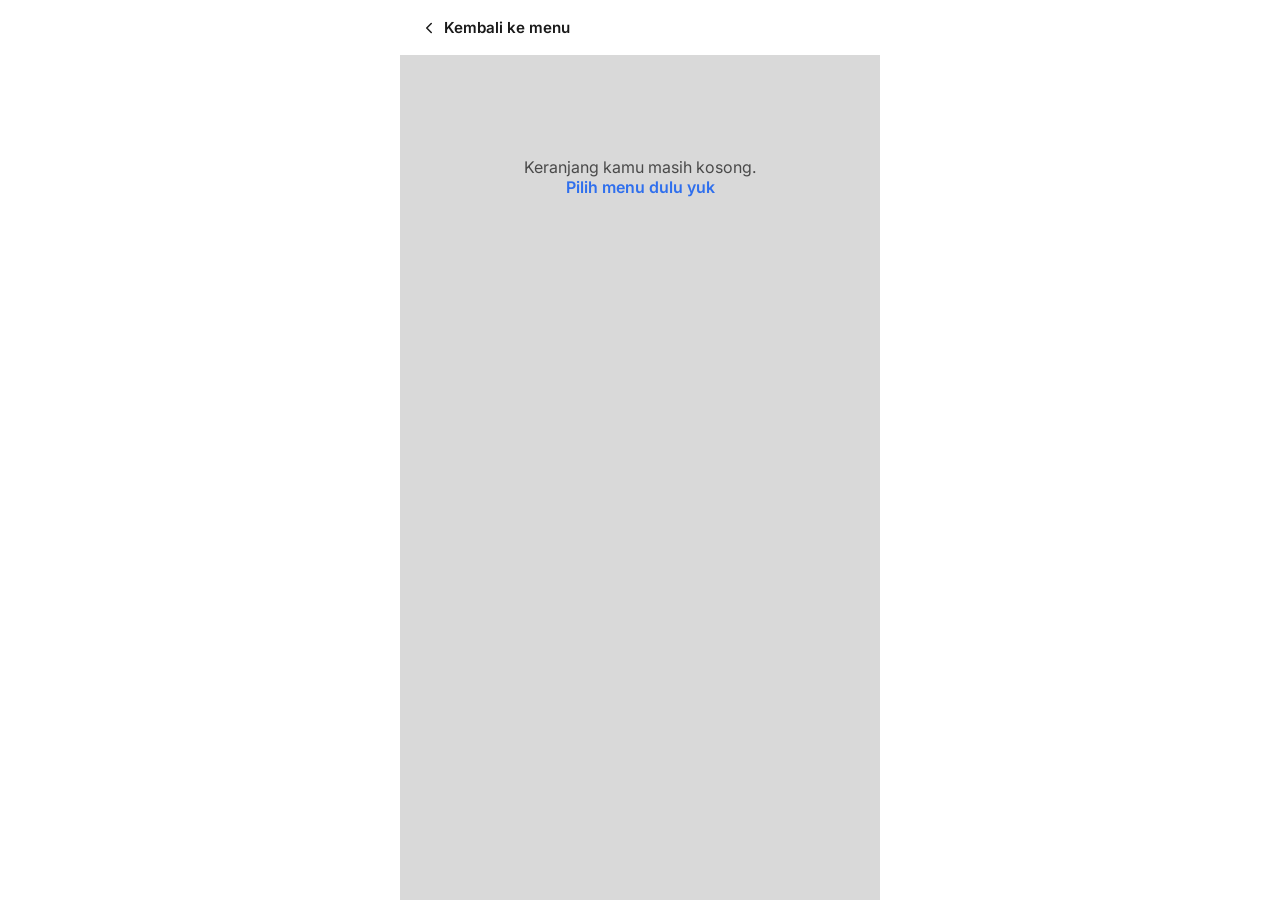
<file: pembayaran.html>
<!DOCTYPE html>
<html lang="id">
<head>
  <meta charset="UTF-8" />
  <meta name="viewport" content="width=device-width, initial-scale=1.0" />
  <title>RESTOKU — Pembayaran</title>
  <link rel="preconnect" href="https://fonts.googleapis.com" />
  <link href="https://fonts.googleapis.com/css2?family=Inter:wght@400;500;600;700&family=Poppins:wght@500;600;700&display=swap" rel="stylesheet" />
  <link rel="icon" href="images/logo.png" />
  <link rel="stylesheet" href="css/style.css" />
</head>
<body>
  <div class="app">
    <div class="backbar">
      <a href="index.html">
        <svg viewBox="0 0 24 24" fill="none" stroke="currentColor" stroke-width="2">
          <path d="M15 18l-6-6 6-6" stroke-linecap="round" stroke-linejoin="round" />
        </svg>
        Kembali ke menu
      </a>
    </div>

    <div class="pay-panel">
      <p class="empty-cart-msg" data-empty-cart style="display:none;">
        Keranjang kamu masih kosong.<br />
        <a href="index.html">Pilih menu dulu yuk</a>
      </p>

      <form data-payment-form>
        <div class="field-row">
          <label for="nama">Nama</label>
          <input type="text" id="nama" placeholder="Masukkan nama" required />
        </div>
        <div class="field-row">
          <label for="meja">No. Meja</label>
          <input type="text" id="meja" placeholder="Masukkan no. meja" required />
        </div>

        <h2 class="order-title">Rincian pesanan</h2>
        <div data-order-lines></div>

        <div class="order-total">
          <span>Total :</span>
          <span data-order-total>Rp.0</span>
        </div>

        <details class="pay-method" open>
          <summary>Metode Pembayaran <span>›</span></summary>
          <label class="pay-method__option">
            <input type="radio" name="metode" value="QRIS" />
            QRIS
          </label>
          <label class="pay-method__option">
            <input type="radio" name="metode" value="Tunai" />
            Tunai
          </label>
          <label class="pay-method__option">
            <input type="radio" name="metode" value="Kartu Debit" />
            Kartu Debit
          </label>
        </details>

        <div class="pay-footer">
          <button type="submit" class="btn-primary">Pesan Sekarang</button>
        </div>
      </form>
    </div>
  </div>

  <!-- ===== Konfirmasi Modal (Point 4) ===== -->
  <div class="confirm-overlay" id="confirm-overlay">
    <div class="confirm-modal">
      <div class="confirm-modal__icon">📋</div>
      <h3 class="confirm-modal__title">Konfirmasi Pesanan</h3>

      <div class="confirm-meta">
        <div class="confirm-meta__row">
          <span>Meja</span>
          <strong id="confirm-meja">-</strong>
        </div>
        <div class="confirm-meta__row">
          <span>Nama</span>
          <strong id="confirm-nama">-</strong>
        </div>
        <div class="confirm-meta__row">
          <span>Pembayaran</span>
          <strong id="confirm-metode">-</strong>
        </div>
      </div>

      <ul class="confirm-items" id="confirm-items"></ul>

      <div class="confirm-total">
        <span>Total</span>
        <span id="confirm-total">Rp 0</span>
      </div>

      <div class="confirm-actions">
        <button class="confirm-btn confirm-btn--no"  id="confirm-no">Ubah Pesanan</button>
        <button class="confirm-btn confirm-btn--yes" id="confirm-yes">Ya, Pesan! 🚀</button>
      </div>
    </div>
  </div>

  <script src="js/main.js"></script>
</body>
</html>
</file>
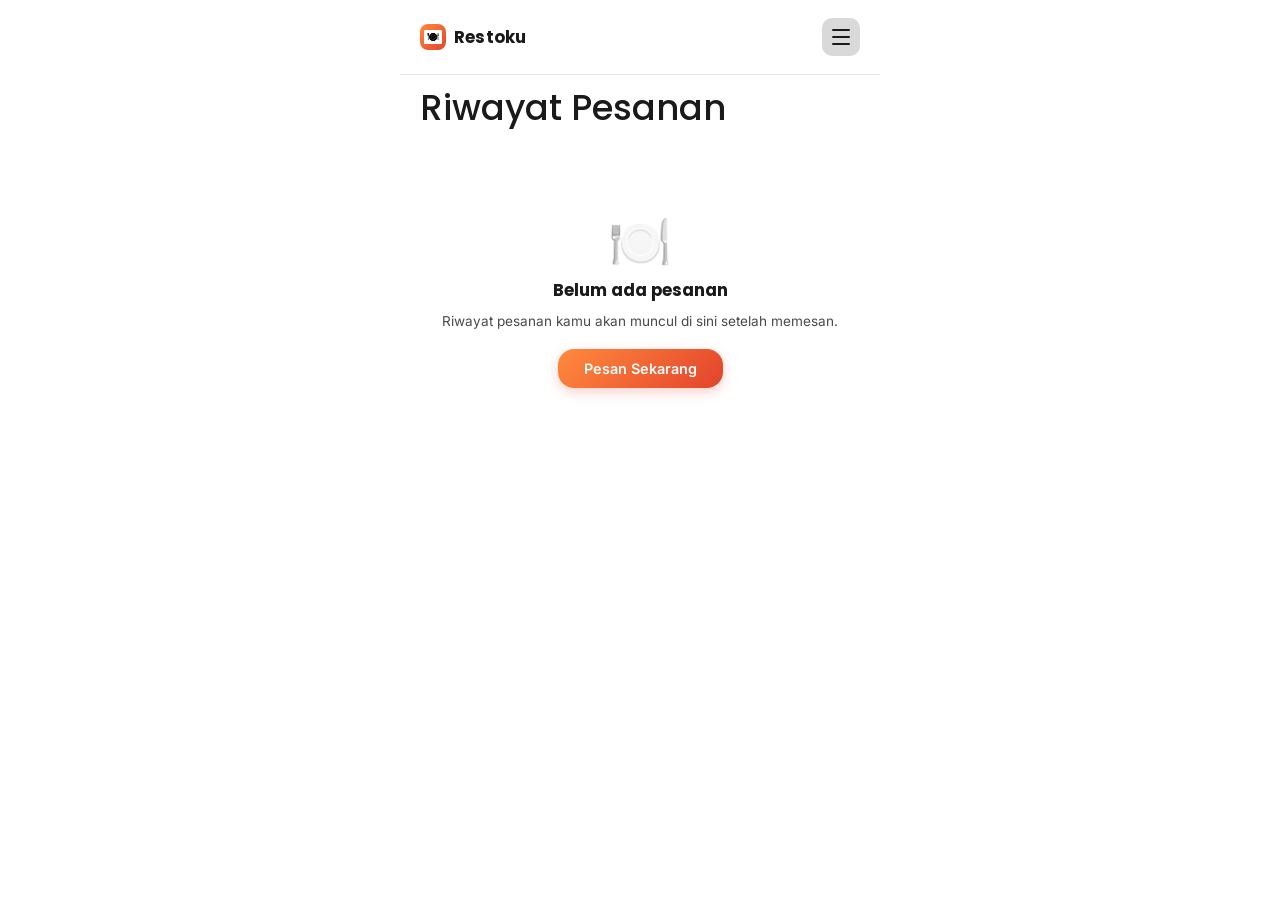
<file: riwayat.html>
<!DOCTYPE html>
<html lang="id">
<head>
  <meta charset="UTF-8" />
  <meta name="viewport" content="width=device-width, initial-scale=1.0" />
  <title>RESTOKU — Riwayat</title>
  <link rel="preconnect" href="https://fonts.googleapis.com" />
  <link href="https://fonts.googleapis.com/css2?family=Inter:wght@400;500;600;700&family=Poppins:wght@500;600;700&display=swap" rel="stylesheet" />
  <link rel="icon" href="images/logo.png" />
  <link rel="stylesheet" href="css/style.css" />
  <style>
    /* ── Riwayat ── */
    .history-list {
      padding: 4px 16px 100px;
      display: flex;
      flex-direction: column;
      gap: 10px;
    }

    /* Card minimalis */
    .hc {
      background: var(--gray-200);
      border-radius: 14px;
      display: flex;
      align-items: center;
      gap: 12px;
      padding: 13px 14px;
      cursor: pointer;
      transition: opacity .15s;
      -webkit-tap-highlight-color: transparent;
    }
    .hc:active { opacity: .7; }
    .hc__icon {
      width: 40px; height: 40px;
      border-radius: 10px;
      background: linear-gradient(135deg, var(--brand-1), var(--brand-2));
      display: flex; align-items: center; justify-content: center;
      flex-shrink: 0;
    }
    .hc__icon img { width: 24px; height: 24px; object-fit: contain; }
    .hc__body { flex: 1; min-width: 0; }
    .hc__name {
      font-weight: 700; font-size: .92rem; color: var(--ink);
      white-space: nowrap; overflow: hidden; text-overflow: ellipsis;
    }
    .hc__sub { font-size: .76rem; color: var(--ink-soft); margin-top: 1px; }
    .hc__right { text-align: right; flex-shrink: 0; }
    .hc__total { font-weight: 700; font-size: .9rem; color: var(--brand-1); }
    .hc__status {
      font-size: .68rem; font-weight: 700;
      padding: 3px 8px; border-radius: 20px; margin-top: 3px; display: inline-block;
    }
    .hc__status--baru     { background:#fff3cd; color:#7a5800; }
    .hc__status--diproses { background:#cff4fc; color:#0a4d5e; }
    .hc__status--selesai  { background:#d1f4e0; color:#0a4e2a; }

    /* Empty */
    .history-empty-state {
      display: flex; flex-direction: column; align-items: center;
      padding: 60px 24px; text-align: center; gap: 10px;
    }
    .history-empty-state__icon { font-size: 3.2rem; line-height: 1; }
    .history-empty-state__title {
      font-family:'Poppins',sans-serif; font-size:1.05rem;
      font-weight:700; color:var(--ink); margin:0;
    }
    .history-empty-state__desc { font-size:.85rem; color:var(--ink-soft); margin:0; }
    .history-empty-state__btn {
      margin-top:10px; display:inline-block;
      background:linear-gradient(135deg,var(--brand-1),var(--brand-2));
      color:#fff; font-weight:600; font-size:.9rem;
      padding:11px 26px; border-radius:var(--radius-md); text-decoration:none;
      box-shadow:0 4px 12px var(--brand-glow);
    }

    .history-clear-btn {
      display:block; margin:4px 16px 24px;
      padding:11px; background:transparent;
      border:1.5px solid rgba(0,0,0,.1);
      border-radius:var(--radius-md);
      font-size:.83rem; font-weight:600; color:var(--ink-soft);
      cursor:pointer; text-align:center; width:calc(100% - 32px);
    }

    /* ── Struk Overlay ── */
    .struk-overlay {
      position:fixed; inset:0;
      background:rgba(0,0,0,.55);
      backdrop-filter:blur(6px);
      z-index:300;
      display:flex; align-items:flex-end; justify-content:center;
      opacity:0; pointer-events:none;
      transition:opacity .25s;
    }
    .struk-overlay.is-open { opacity:1; pointer-events:auto; }

    .struk-sheet {
      background:#fff;
      border-radius:22px 22px 0 0;
      width:100%; max-width:var(--max-width);
      max-height:88vh; overflow-y:auto;
      padding:0 0 40px;
      transform:translateY(100%);
      transition:transform .32s cubic-bezier(.34,1.18,.64,1);
    }
    .struk-overlay.is-open .struk-sheet { transform:translateY(0); }

    .struk-handle {
      width:40px; height:4px;
      background:rgba(0,0,0,.15); border-radius:2px;
      margin:12px auto 0;
    }

    .struk-inner {
      padding:20px 20px 0;
    }

    .struk-top {
      display:flex; align-items:center; gap:14px;
      padding-bottom:16px;
      border-bottom:1px dashed rgba(0,0,0,.1);
      margin-bottom:16px;
    }
    .struk-top__logo {
      width:48px; height:48px; border-radius:12px;
      background:linear-gradient(135deg,var(--brand-1),var(--brand-2));
      display:flex; align-items:center; justify-content:center;
    }
    .struk-top__logo img { width:30px; height:30px; object-fit:contain; }
    .struk-top__info { flex:1; }
    .struk-top__brand { font-family:'Poppins',sans-serif; font-weight:700; font-size:1.05rem; color:var(--ink); }
    .struk-top__id { font-size:.73rem; color:var(--ink-soft); margin-top:2px; }

    .struk-meta {
      display:grid; grid-template-columns:1fr 1fr;
      gap:10px; margin-bottom:16px;
    }
    .struk-meta__item { }
    .struk-meta__label { font-size:.72rem; color:var(--ink-soft); }
    .struk-meta__value { font-weight:600; font-size:.88rem; color:var(--ink); margin-top:1px; }

    .struk-items { margin-bottom:16px; }
    .struk-item {
      display:flex; justify-content:space-between;
      align-items:flex-start; padding:8px 0;
      border-bottom:1px solid rgba(0,0,0,.06);
      gap:8px;
    }
    .struk-item:last-child { border-bottom:none; }
    .struk-item__left { flex:1; }
    .struk-item__name { font-size:.88rem; font-weight:500; color:var(--ink); }
    .struk-item__note { font-size:.75rem; color:var(--ink-soft); margin-top:1px; }
    .struk-item__qty { font-size:.82rem; color:var(--ink-soft); min-width:28px; text-align:center; }
    .struk-item__price { font-size:.88rem; font-weight:600; color:var(--ink); min-width:70px; text-align:right; }

    .struk-total-wrap {
      background:var(--gray-200);
      border-radius:12px;
      padding:14px 16px;
      margin-bottom:20px;
    }
    .struk-total-row {
      display:flex; justify-content:space-between;
      font-size:.83rem; color:var(--ink-soft);
      padding:3px 0;
    }
    .struk-total-row--main {
      font-size:1rem; font-weight:700; color:var(--ink);
      border-top:1px solid rgba(0,0,0,.08);
      margin-top:6px; padding-top:10px;
    }
    .struk-total-row--main span:last-child { color:var(--brand-1); }

    .struk-status-row {
      display:flex; align-items:center; gap:8px;
      font-size:.82rem; color:var(--ink-soft);
      margin-bottom:20px;
    }
    .struk-status-badge {
      font-size:.72rem; font-weight:700;
      padding:4px 10px; border-radius:20px;
    }
    .struk-status-badge--selesai { background:#d1f4e0; color:#0a4e2a; }
    .struk-status-badge--diproses{ background:#cff4fc; color:#0a4d5e; }
    .struk-status-badge--baru    { background:#fff3cd; color:#7a5800; }

    .struk-close-btn {
      display:block; width:100%;
      padding:13px; border:none; border-radius:var(--radius-md);
      background:linear-gradient(135deg,var(--brand-1),var(--brand-2));
      color:#fff; font-weight:700; font-size:.95rem;
      cursor:pointer; font-family:inherit;
    }
  </style>
</head>
<body>
  <div class="app">
    <header class="topnav">
      <a href="index.html" class="topnav__brand">
        <img src="images/logo.png" alt="Logo RESTOKU" />
        <span class="topnav__brand-text">Restoku</span>
      </a>
            <button class="topnav__hamburger" id="nav-hamburger" aria-label="Menu" aria-expanded="false">
        <span></span><span></span><span></span>
      </button>
      <div class="topnav__dropdown" id="nav-dropdown">
        <a href="tentang.html"><span class="nav-icon">📖</span> Tentang</a>
        <a href="bantuan.html"><span class="nav-icon">❓</span> Bantuan</a>
        <a href="riwayat.html" class="is-active"><span class="nav-icon">🕑</span> Riwayat</a>
        <a href="login.html"><span class="nav-icon">👤</span> Log in</a>
      </div>
      <div class="nav-dim" id="nav-dim"></div>
    </header>

    <h1 class="page-heading">Riwayat Pesanan</h1>
    <div id="history-container"></div>
  </div>

  <!-- Struk Overlay -->
  <div class="struk-overlay" id="struk-overlay">
    <div class="struk-sheet">
      <div class="struk-handle"></div>
      <div class="struk-inner" id="struk-content"></div>
    </div>
  </div>

  <script src="js/main.js"></script>
  <script>
  (function () {
    const ORDERS_KEY = "restoku_orders";
    const container  = document.getElementById("history-container");
    const overlay    = document.getElementById("struk-overlay");
    const content    = document.getElementById("struk-content");

    function formatRupiah(n) {
      return "Rp." + Number(n).toLocaleString("id-ID");
    }
    function formatTime(ts) {
      const d = new Date(ts);
      const p = n => String(n).padStart(2,"0");
      return `${p(d.getDate())}/${p(d.getMonth()+1)}/${d.getFullYear()}, ${p(d.getHours())}:${p(d.getMinutes())}`;
    }
    function statusLabel(s) {
      return {baru:"Diterima",diproses:"Dimasak",selesai:"Selesai"}[s] || s;
    }

    function openStruk(order) {
      const items = Object.values(order.items || {});
      const subtotal = items.reduce((s,i) => s + i.price * i.qty, 0);

      const itemsHTML = items.map(i => `
        <div class="struk-item">
          <div class="struk-item__left">
            <div class="struk-item__name">${i.name}</div>
            ${i.note ? `<div class="struk-item__note">📝 ${i.note}</div>` : ""}
          </div>
          <div class="struk-item__qty">×${i.qty}</div>
          <div class="struk-item__price">${formatRupiah(i.price * i.qty)}</div>
        </div>`).join("");

      const shortId = (order.id || "").slice(-8).toUpperCase();
      const statusCls = `struk-status-badge--${order.status || "selesai"}`;

      content.innerHTML = `
        <div class="struk-top">
          <div class="struk-top__logo"><img src="images/logo.png" alt="" /></div>
          <div class="struk-top__info">
            <div class="struk-top__brand">RESTOKU</div>
            <div class="struk-top__id">ID: ${shortId}</div>
          </div>
          <span class="struk-status-badge ${statusCls}">${statusLabel(order.status)}</span>
        </div>

        <div class="struk-meta">
          <div class="struk-meta__item">
            <div class="struk-meta__label">Nama</div>
            <div class="struk-meta__value">${order.nama || "-"}</div>
          </div>
          <div class="struk-meta__item">
            <div class="struk-meta__label">No. Meja</div>
            <div class="struk-meta__value">${order.meja || "-"}</div>
          </div>
          <div class="struk-meta__item">
            <div class="struk-meta__label">Waktu Pesan</div>
            <div class="struk-meta__value">${formatTime(order.ts)}</div>
          </div>
          <div class="struk-meta__item">
            <div class="struk-meta__label">Jumlah Item</div>
            <div class="struk-meta__value">${items.reduce((s,i)=>s+i.qty,0)} item</div>
          </div>
        </div>

        <div class="struk-items">${itemsHTML}</div>

        <div class="struk-total-wrap">
          <div class="struk-total-row">
            <span>Subtotal</span><span>${formatRupiah(subtotal)}</span>
          </div>
          <div class="struk-total-row">
            <span>Biaya Layanan</span><span>Gratis</span>
          </div>
          <div class="struk-total-row struk-total-row--main">
            <span>Total</span><span>${formatRupiah(order.total)}</span>
          </div>
        </div>

        <button class="struk-close-btn" id="struk-close-btn">Tutup</button>
      `;

      overlay.classList.add("is-open");

      document.getElementById("struk-close-btn").addEventListener("click", closeStruk);
    }

    function closeStruk() {
      overlay.classList.remove("is-open");
    }

    overlay.addEventListener("click", e => { if (e.target === overlay) closeStruk(); });

    function renderHistory() {
      let orders = [];
      try { orders = JSON.parse(localStorage.getItem(ORDERS_KEY) || "[]"); } catch(e) {}
      orders = orders.slice().reverse();

      container.innerHTML = "";

      if (orders.length === 0) {
        container.innerHTML = `
          <div class="history-empty-state">
            <div class="history-empty-state__icon">🍽️</div>
            <p class="history-empty-state__title">Belum ada pesanan</p>
            <p class="history-empty-state__desc">Riwayat pesanan kamu akan muncul di sini setelah memesan.</p>
            <a href="index.html" class="history-empty-state__btn">Pesan Sekarang</a>
          </div>`;
        return;
      }

      const list = document.createElement("div");
      list.className = "history-list";

      orders.forEach(order => {
        const items = Object.values(order.items || {});
        const totalItems = items.reduce((s,i)=>s+i.qty,0);
        const statusCls  = `hc__status--${order.status || "selesai"}`;

        const card = document.createElement("div");
        card.className = "hc";
        card.innerHTML = `
          <div class="hc__icon"><img src="images/logo.png" alt="" /></div>
          <div class="hc__body">
            <div class="hc__name">${order.nama || "-"} · Meja ${order.meja || "-"}</div>
            <div class="hc__sub">${formatTime(order.ts)} · ${totalItems} item</div>
          </div>
          <div class="hc__right">
            <div class="hc__total">${formatRupiah(order.total)}</div>
            <span class="hc__status ${statusCls}">${statusLabel(order.status)}</span>
          </div>`;
        card.addEventListener("click", () => openStruk(order));
        list.appendChild(card);
      });

      container.appendChild(list);

      const clearBtn = document.createElement("button");
      clearBtn.className = "history-clear-btn";
      clearBtn.textContent = "🗑️  Hapus Semua Riwayat";
      clearBtn.addEventListener("click", () => {
        if (confirm("Hapus semua riwayat pesanan?")) {
          localStorage.removeItem(ORDERS_KEY);
          renderHistory();
        }
      });
      container.appendChild(clearBtn);
    }

    renderHistory();
  })();
  </script>
</body>
</html>
</file>
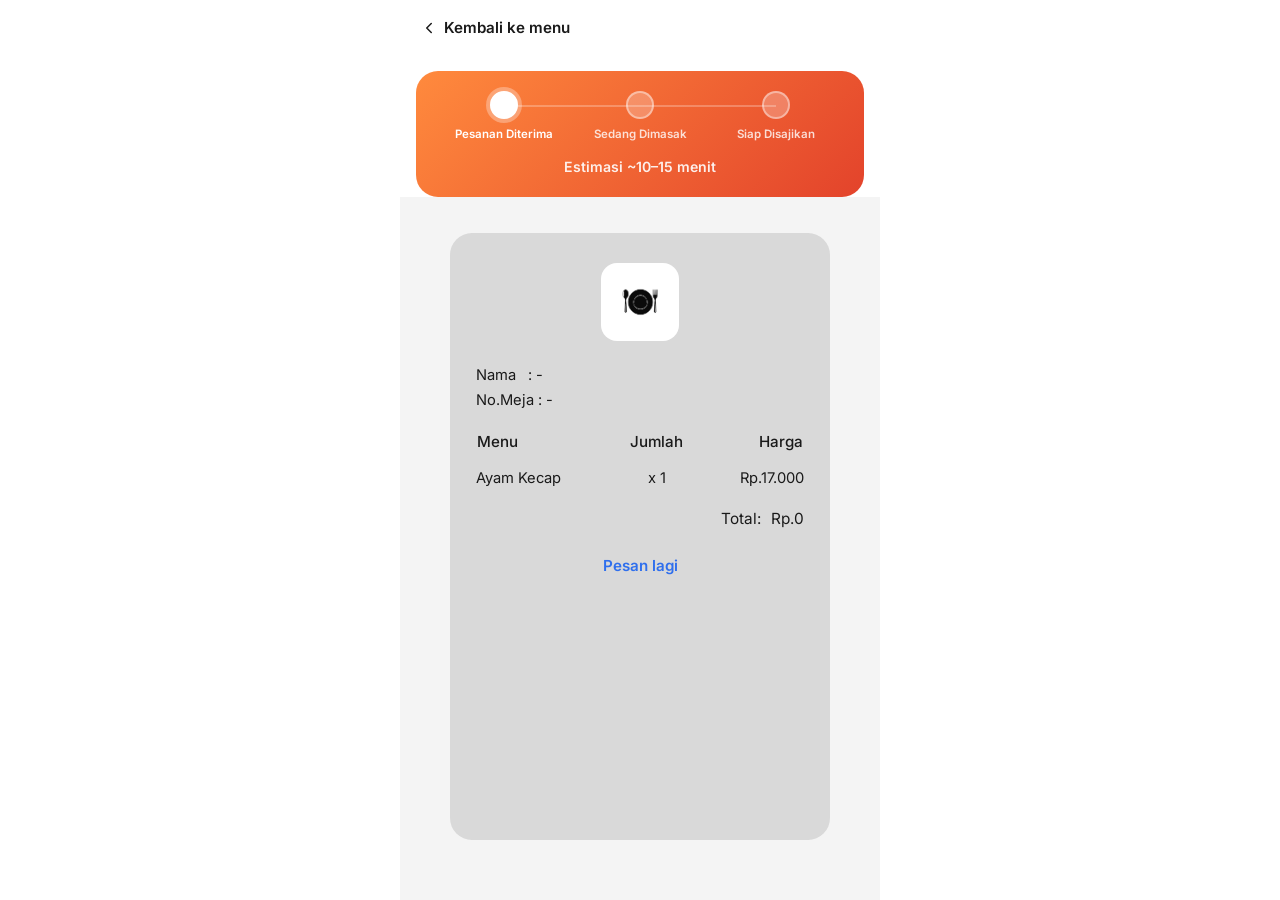
<file: struk.html>
<!DOCTYPE html>
<html lang="id">
<head>
  <meta charset="UTF-8" />
  <meta name="viewport" content="width=device-width, initial-scale=1.0" />
  <title>RESTOKU — Struk</title>
  <link rel="preconnect" href="https://fonts.googleapis.com" />
  <link href="https://fonts.googleapis.com/css2?family=Inter:wght@400;500;600;700&family=Poppins:wght@500;600;700&display=swap" rel="stylesheet" />
  <link rel="icon" href="images/logo.png" />
  <link rel="stylesheet" href="css/style.css" />
</head>
<body>
  <div class="app">
    <div class="backbar">
      <a href="index.html">
        <svg viewBox="0 0 24 24" fill="none" stroke="currentColor" stroke-width="2">
          <path d="M15 18l-6-6 6-6" stroke-linecap="round" stroke-linejoin="round" />
        </svg>
        Kembali ke menu
      </a>
    </div>

    <!-- ===== Live Order Tracker (Point 4) ===== -->
    <div id="live-tracker" class="live-tracker">
      <!-- diisi oleh JS -->
      <div class="tracker-steps">
        <div class="tracker-step is-active">
          <div class="tracker-step__dot"></div>
          <div class="tracker-step__connector"></div>
          <div class="tracker-step__label">Pesanan Diterima</div>
        </div>
        <div class="tracker-step">
          <div class="tracker-step__dot"></div>
          <div class="tracker-step__connector"></div>
          <div class="tracker-step__label">Sedang Dimasak</div>
        </div>
        <div class="tracker-step">
          <div class="tracker-step__dot"></div>
          <div class="tracker-step__connector"></div>
          <div class="tracker-step__label">Siap Disajikan</div>
        </div>
      </div>
      <div class="tracker-eta">Estimasi ~10–15 menit</div>
    </div>

    <div class="receipt-wrap">
      <div class="receipt">
        <div class="receipt__icon">
          <img src="images/logo.png" alt="Logo RESTOKU" />
        </div>

        <div class="receipt__meta">
          Nama &nbsp;&nbsp;: <span data-receipt-nama>-</span><br />
          No.Meja : <span data-receipt-meja>-</span>
        </div>

        <table>
          <thead>
            <tr>
              <th>Menu</th>
              <th>Jumlah</th>
              <th>Harga</th>
            </tr>
          </thead>
          <tbody data-receipt-body>
            <tr>
              <td>Ayam Kecap</td>
              <td>x 1</td>
              <td>Rp.17.000</td>
            </tr>
          </tbody>
        </table>

        <div class="receipt__total">
          <span>Total:</span>
          <span data-receipt-total>Rp.0</span>
        </div>

        <div class="receipt-actions">
          <a href="index.html">Pesan lagi</a>
        </div>
      </div>
    </div>
  </div>

  <!-- ===== Rating Modal (Point 4) ===== -->
  <div class="rating-modal-overlay" id="rating-modal">
    <div class="rating-modal">
      <div class="rating-modal__emoji">⭐</div>
      <h3>Bagaimana pengalamanmu?</h3>
      <p>Berikan penilaian untuk pesanan ini</p>
      <div class="rating-stars">
        <span class="rating-star" data-val="1">★</span>
        <span class="rating-star" data-val="2">★</span>
        <span class="rating-star" data-val="3">★</span>
        <span class="rating-star" data-val="4">★</span>
        <span class="rating-star" data-val="5">★</span>
      </div>
      <div class="rating-actions">
        <button id="rating-submit" class="btn-primary">Kirim Rating</button>
        <button id="rating-skip"   class="btn-ghost">Lewati</button>
      </div>
    </div>
  </div>

  <script src="js/main.js"></script>
</body>
</html>
</file>
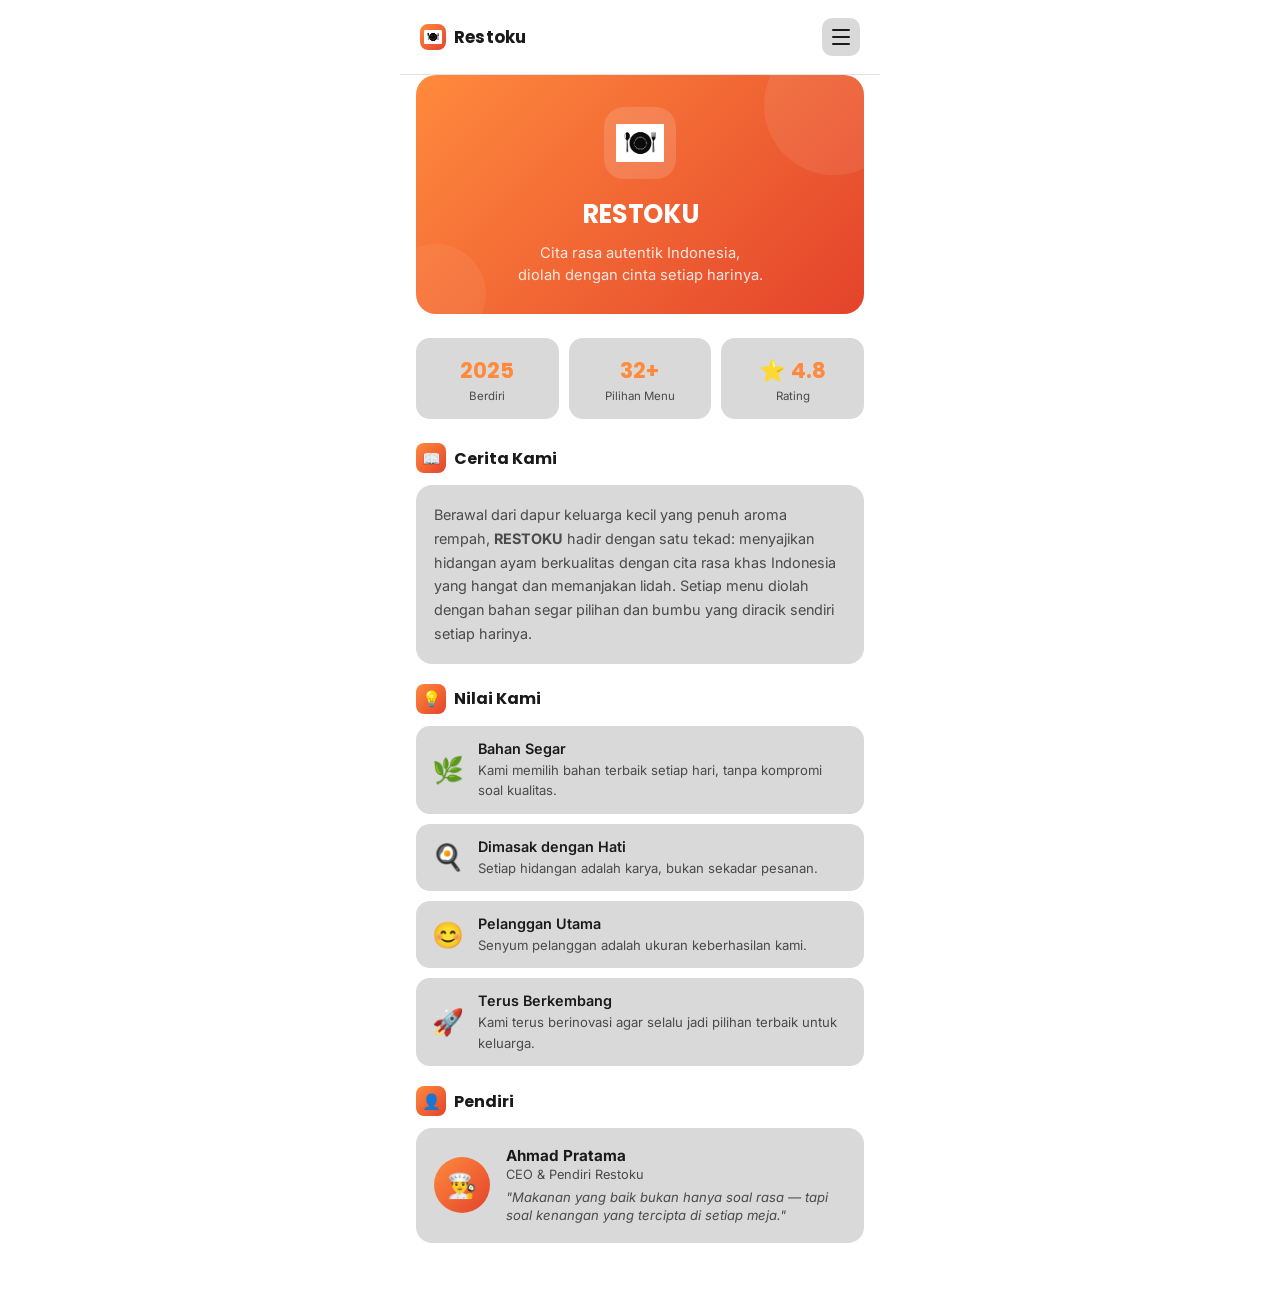
<file: tentang.html>
<!DOCTYPE html>
<html lang="id">
<head>
  <meta charset="UTF-8" />
  <meta name="viewport" content="width=device-width, initial-scale=1.0" />
  <title>RESTOKU — Tentang</title>
  <link rel="preconnect" href="https://fonts.googleapis.com" />
  <link href="https://fonts.googleapis.com/css2?family=Inter:wght@400;500;600;700&family=Poppins:wght@500;600;700&display=swap" rel="stylesheet" />
  <link rel="icon" href="images/logo.png" />
  <link rel="stylesheet" href="css/style.css" />
  <style>
    /* ── About Page Styles ── */
    .about-hero {
      background: linear-gradient(135deg, var(--brand-1) 0%, var(--brand-2) 100%);
      margin: 0 16px 24px;
      border-radius: 20px;
      padding: 32px 24px 28px;
      text-align: center;
      position: relative;
      overflow: hidden;
    }
    .about-hero::before {
      content: '';
      position: absolute;
      top: -40px; right: -40px;
      width: 140px; height: 140px;
      border-radius: 50%;
      background: rgba(255,255,255,0.08);
    }
    .about-hero::after {
      content: '';
      position: absolute;
      bottom: -30px; left: -30px;
      width: 100px; height: 100px;
      border-radius: 50%;
      background: rgba(255,255,255,0.06);
    }
    .about-hero__logo {
      width: 72px;
      height: 72px;
      background: rgba(255,255,255,0.15);
      border-radius: 20px;
      display: flex;
      align-items: center;
      justify-content: center;
      margin: 0 auto 16px;
      backdrop-filter: blur(4px);
    }
    .about-hero__logo img {
      width: 48px;
      height: 48px;
      object-fit: contain;
    }
    .about-hero__title {
      font-family: 'Poppins', sans-serif;
      font-size: 1.6rem;
      font-weight: 700;
      color: #fff;
      margin: 0 0 8px;
      letter-spacing: -0.3px;
    }
    .about-hero__tagline {
      font-size: 0.92rem;
      color: rgba(255,255,255,0.85);
      margin: 0;
      line-height: 1.5;
    }

    .about-stats {
      display: grid;
      grid-template-columns: repeat(3, 1fr);
      gap: 10px;
      margin: 0 16px 24px;
    }
    .about-stat {
      background: var(--gray-200);
      border-radius: 14px;
      padding: 16px 10px;
      text-align: center;
    }
    .about-stat__value {
      font-family: 'Poppins', sans-serif;
      font-size: 1.35rem;
      font-weight: 700;
      color: var(--brand-1);
      display: block;
    }
    .about-stat__label {
      font-size: 0.72rem;
      color: var(--ink-soft);
      margin-top: 2px;
      display: block;
    }

    .about-section {
      margin: 0 16px 20px;
    }
    .about-section__title {
      font-family: 'Poppins', sans-serif;
      font-size: 1rem;
      font-weight: 700;
      color: var(--ink);
      margin: 0 0 12px;
      display: flex;
      align-items: center;
      gap: 8px;
    }
    .about-section__title .icon {
      width: 30px;
      height: 30px;
      border-radius: 8px;
      background: linear-gradient(135deg, var(--brand-1), var(--brand-2));
      display: flex;
      align-items: center;
      justify-content: center;
      font-size: 0.95rem;
      flex-shrink: 0;
    }

    .about-card {
      background: var(--gray-200);
      border-radius: 16px;
      padding: 18px;
    }
    .about-card p {
      margin: 0;
      font-size: 0.9rem;
      color: var(--ink-soft);
      line-height: 1.65;
    }

    .about-values {
      display: flex;
      flex-direction: column;
      gap: 10px;
    }
    .about-value {
      background: var(--gray-200);
      border-radius: 14px;
      padding: 14px 16px;
      display: flex;
      align-items: center;
      gap: 14px;
    }
    .about-value__emoji {
      font-size: 1.6rem;
      flex-shrink: 0;
      line-height: 1;
    }
    .about-value__text strong {
      display: block;
      font-size: 0.9rem;
      font-weight: 600;
      color: var(--ink);
      margin-bottom: 2px;
    }
    .about-value__text span {
      font-size: 0.82rem;
      color: var(--ink-soft);
      line-height: 1.4;
    }

    .about-founder {
      background: var(--gray-200);
      border-radius: 16px;
      padding: 18px;
      display: flex;
      align-items: center;
      gap: 16px;
    }
    .about-founder__avatar {
      width: 56px;
      height: 56px;
      border-radius: 50%;
      background: linear-gradient(135deg, var(--brand-1), var(--brand-2));
      display: flex;
      align-items: center;
      justify-content: center;
      font-size: 1.5rem;
      flex-shrink: 0;
    }
    .about-founder__name {
      font-weight: 700;
      font-size: 0.95rem;
      color: var(--ink);
    }
    .about-founder__role {
      font-size: 0.8rem;
      color: var(--ink-soft);
      margin-top: 2px;
    }
    .about-founder__quote {
      font-size: 0.82rem;
      color: var(--ink-soft);
      font-style: italic;
      margin-top: 6px;
      line-height: 1.4;
    }

    .about-bottom-space { height: 32px; }
  </style>
</head>
<body>
  <div class="app">
    <header class="topnav">
      <a href="index.html" class="topnav__brand">
        <img src="images/logo.png" alt="Logo RESTOKU" />
        <span class="topnav__brand-text">Restoku</span>
      </a>
            <button class="topnav__hamburger" id="nav-hamburger" aria-label="Menu" aria-expanded="false">
        <span></span><span></span><span></span>
      </button>
      <div class="topnav__dropdown" id="nav-dropdown">
        <a href="tentang.html" class="is-active"><span class="nav-icon">📖</span> Tentang</a>
        <a href="bantuan.html"><span class="nav-icon">❓</span> Bantuan</a>
        <a href="riwayat.html"><span class="nav-icon">🕑</span> Riwayat</a>
        <a href="login.html"><span class="nav-icon">👤</span> Log in</a>
      </div>
      <div class="nav-dim" id="nav-dim"></div>
    </header>

    <!-- Hero -->
    <div class="about-hero">
      <div class="about-hero__logo">
        <img src="images/logo.png" alt="RESTOKU" />
      </div>
      <h1 class="about-hero__title">RESTOKU</h1>
      <p class="about-hero__tagline">Cita rasa autentik Indonesia,<br>diolah dengan cinta setiap harinya.</p>
    </div>

    <!-- Stats -->
    <div class="about-stats">
      <div class="about-stat">
        <span class="about-stat__value">2025</span>
        <span class="about-stat__label">Berdiri</span>
      </div>
      <div class="about-stat">
        <span class="about-stat__value">32+</span>
        <span class="about-stat__label">Pilihan Menu</span>
      </div>
      <div class="about-stat">
        <span class="about-stat__value">⭐ 4.8</span>
        <span class="about-stat__label">Rating</span>
      </div>
    </div>

    <!-- Cerita Kami -->
    <div class="about-section">
      <h2 class="about-section__title">
        <span class="icon">📖</span> Cerita Kami
      </h2>
      <div class="about-card">
        <p>Berawal dari dapur keluarga kecil yang penuh aroma rempah, <strong>RESTOKU</strong> hadir dengan satu tekad: menyajikan hidangan ayam berkualitas dengan cita rasa khas Indonesia yang hangat dan memanjakan lidah. Setiap menu diolah dengan bahan segar pilihan dan bumbu yang diracik sendiri setiap harinya.</p>
      </div>
    </div>

    <!-- Nilai Kami -->
    <div class="about-section">
      <h2 class="about-section__title">
        <span class="icon">💡</span> Nilai Kami
      </h2>
      <div class="about-values">
        <div class="about-value">
          <div class="about-value__emoji">🌿</div>
          <div class="about-value__text">
            <strong>Bahan Segar</strong>
            <span>Kami memilih bahan terbaik setiap hari, tanpa kompromi soal kualitas.</span>
          </div>
        </div>
        <div class="about-value">
          <div class="about-value__emoji">🍳</div>
          <div class="about-value__text">
            <strong>Dimasak dengan Hati</strong>
            <span>Setiap hidangan adalah karya, bukan sekadar pesanan.</span>
          </div>
        </div>
        <div class="about-value">
          <div class="about-value__emoji">😊</div>
          <div class="about-value__text">
            <strong>Pelanggan Utama</strong>
            <span>Senyum pelanggan adalah ukuran keberhasilan kami.</span>
          </div>
        </div>
        <div class="about-value">
          <div class="about-value__emoji">🚀</div>
          <div class="about-value__text">
            <strong>Terus Berkembang</strong>
            <span>Kami terus berinovasi agar selalu jadi pilihan terbaik untuk keluarga.</span>
          </div>
        </div>
      </div>
    </div>

    <!-- Pendiri -->
    <div class="about-section">
      <h2 class="about-section__title">
        <span class="icon">👤</span> Pendiri
      </h2>
      <div class="about-founder">
        <div class="about-founder__avatar">👨‍🍳</div>
        <div>
          <div class="about-founder__name">Ahmad Pratama</div>
          <div class="about-founder__role">CEO & Pendiri Restoku</div>
          <div class="about-founder__quote">"Makanan yang baik bukan hanya soal rasa — tapi soal kenangan yang tercipta di setiap meja."</div>
        </div>
      </div>
    </div>

    <div class="about-bottom-space"></div>
  </div>

  <script src="js/main.js"></script>
</body>
</html>
</file>
<file: css/style.css>
/* =========================================================
   RESTOKU — Shared Styles
   ========================================================= */

:root {
  --white: #ffffff;
  --gray-50: #f4f4f4;
  --gray-100: #e3e3e3;
  --gray-200: #d9d9d9;
  --gray-300: #c4c4c4;
  --ink: #1a1a1a;
  --ink-soft: #4a4a4a;
  --blue-link: #2f6fed;
  --red: #ef4136;
  --red-dark: #d32e25;
  --green: #5be36b;
  --green-dark: #2fae45;

  /* brand accent — warm grilled-chicken gradient, used for the
     signature banner, hovers and focus rings only */
  --brand-1: #ff8a3d;
  --brand-2: #e3432b;
  --brand-glow: rgba(227, 67, 43, 0.25);

  --radius-sm: 10px;
  --radius-md: 16px;
  --radius-lg: 22px;
  --shadow-card: 0 2px 6px rgba(0, 0, 0, 0.08);
  --shadow-card-hover: 0 10px 22px rgba(227, 67, 43, 0.16);
  --max-width: 480px;
  font-size: 16px;
}

@media (prefers-reduced-motion: no-preference) {
  .menu-card,
  .history-card,
  .faq-item {
    animation: rk-fade-up 0.45s ease both;
  }
}

@keyframes rk-fade-up {
  from {
    opacity: 0;
    transform: translateY(8px);
  }
  to {
    opacity: 1;
    transform: translateY(0);
  }
}

:focus-visible {
  outline: 2px solid var(--brand-2);
  outline-offset: 2px;
}

* {
  box-sizing: border-box;
}

html, body {
  margin: 0;
  padding: 0;
}

body {
  font-family: "Inter", -apple-system, BlinkMacSystemFont, "Segoe UI", sans-serif;
  color: var(--ink);
  background: var(--white);
  -webkit-font-smoothing: antialiased;
}

h1, h2, h3, .display {
  font-family: "Poppins", "Inter", sans-serif;
}

a {
  text-decoration: none;
  color: inherit;
}

button {
  font-family: inherit;
  border: none;
  cursor: pointer;
}

img {
  display: block;
  max-width: 100%;
}

/* ---------- App shell (mobile-first, centered like a phone) ---------- */
.app {
  max-width: var(--max-width);
  margin: 0 auto;
  min-height: 100vh;
  background: var(--white);
  position: relative;
  display: flex;
  flex-direction: column;
}

/* ---------- Top Nav ---------- */
.topnav {
  display: flex;
  align-items: center;
  justify-content: space-between;
  gap: 8px;
  padding: 18px 20px;
  border-bottom: 1px solid var(--gray-100);
  position: sticky;
  top: 0;
  background: var(--white);
  z-index: 100;
}

.topnav__brand {
  display: flex;
  align-items: center;
  gap: 8px;
  font-family: "Poppins", sans-serif;
  font-weight: 700;
  font-size: 1.05rem;
  white-space: nowrap;
}

.topnav__brand img {
  width: 26px;
  height: 26px;
  object-fit: contain;
  background: linear-gradient(135deg, var(--brand-1), var(--brand-2));
  border-radius: 8px;
  padding: 4px;
}

.topnav__brand-text {
  color: var(--ink);
  letter-spacing: 0.01em;
}

/* ── Hamburger button ── */
.topnav__hamburger {
  width: 38px; height: 38px;
  border: none; background: var(--gray-200);
  border-radius: 10px; cursor: pointer;
  display: flex; flex-direction: column;
  align-items: center; justify-content: center;
  gap: 5px; padding: 0; flex-shrink: 0;
  transition: background 0.15s;
}
.topnav__hamburger:hover { background: var(--gray-100); }
.topnav__hamburger span {
  display: block; width: 18px; height: 2px;
  background: var(--ink); border-radius: 2px;
  transition: transform 0.25s, opacity 0.2s, width 0.2s;
  transform-origin: center;
}
.topnav__hamburger.is-open span:nth-child(1) { transform: translateY(7px) rotate(45deg); }
.topnav__hamburger.is-open span:nth-child(2) { opacity: 0; width: 0; }
.topnav__hamburger.is-open span:nth-child(3) { transform: translateY(-7px) rotate(-45deg); }

/* ── Dropdown menu ── */
.topnav__dropdown {
  position: absolute;
  top: calc(100% + 6px);
  right: 20px;
  background: var(--white);
  border: 1px solid var(--gray-100);
  border-radius: 16px;
  box-shadow: 0 8px 32px rgba(0,0,0,0.13);
  min-width: 200px;
  z-index: 200;
  overflow: hidden;
  opacity: 0;
  transform: translateY(-8px) scale(0.97);
  transform-origin: top right;
  pointer-events: none;
  transition: opacity 0.2s, transform 0.2s;
}
.topnav__dropdown.is-open {
  opacity: 1;
  transform: translateY(0) scale(1);
  pointer-events: auto;
}
.topnav__dropdown a {
  display: flex; align-items: center; gap: 12px;
  padding: 13px 18px;
  font-size: 0.92rem; font-weight: 500;
  color: var(--ink);
  border-bottom: 1px solid var(--gray-100);
  transition: background 0.12s;
}
.topnav__dropdown a:last-child { border-bottom: none; }
.topnav__dropdown a:hover { background: var(--gray-50); }
.topnav__dropdown a.is-active {
  color: var(--brand-2); font-weight: 700;
  background: rgba(227,67,43,0.07);
}
.topnav__dropdown a .nav-icon {
  font-size: 1.05rem; width: 22px; text-align: center;
}

/* Dim overlay saat dropdown terbuka */
.nav-dim {
  position: fixed; inset: 0; z-index: 150;
  display: none;
}
.nav-dim.is-open { display: block; }

/* compat: hide old links if still present */
.topnav__links { display: none; }

/* ---------- Simple back bar (for sub-flow pages) ---------- */
.backbar {
  display: flex;
  align-items: center;
  gap: 10px;
  padding: 18px 20px;
}

.backbar a {
  display: inline-flex;
  align-items: center;
  gap: 6px;
  font-weight: 600;
  font-size: 0.95rem;
  color: var(--ink);
}

.backbar svg {
  width: 18px;
  height: 18px;
}

/* ---------- Ad Banner (signature element) ---------- */
/* ---------- Ad Banner — Image Slideshow ---------- */
.ad-banner {
  position: relative;
  overflow: hidden;
  background: #111;
  /* tinggi seragam, rasio ~3:1 */
  aspect-ratio: 3 / 1;
  max-height: 180px;
}

.ad-banner__slides {
  position: relative;
  width: 100%;
  height: 100%;
}

.ad-banner__slide {
  position: absolute;
  inset: 0;
  width: 100%;
  height: 100%;
  overflow: hidden;
  opacity: 0;
  transition: opacity 0.6s ease;
  z-index: 1;
}

.ad-banner__slide.is-active {
  opacity: 1;
  z-index: 2;
}

.ad-banner__slide img {
  width: 100%;
  height: 100%;
  object-fit: cover;
  object-position: center;
  display: block;
}

.ad-banner__dots {
  position: absolute;
  bottom: 10px;
  left: 50%;
  transform: translateX(-50%);
  display: flex;
  justify-content: center;
  gap: 6px;
  z-index: 2;
}

.ad-banner__arrow {
  position: absolute;
  top: 50%;
  transform: translateY(-50%);
  width: 30px;
  height: 30px;
  border-radius: 50%;
  background: rgba(0, 0, 0, 0.35);
  color: var(--white);
  font-size: 1.1rem;
  line-height: 1;
  display: flex;
  align-items: center;
  justify-content: center;
  z-index: 3;
  transition: background 0.15s, transform 0.15s;
}

.ad-banner__arrow:hover {
  background: rgba(0, 0, 0, 0.55);
}

.ad-banner__arrow:active {
  transform: translateY(-50%) scale(0.92);
}

.ad-banner__arrow--prev { left: 10px; }
.ad-banner__arrow--next { right: 10px; }

.ad-banner__dots span {
  width: 6px;
  height: 6px;
  border-radius: 50%;
  background: rgba(255, 255, 255, 0.5);
  transition: background 0.2s, width 0.2s;
  cursor: pointer;
}
.ad-banner__dots span.active {
  background: var(--white);
  width: 16px;
  border-radius: 3px;
}

/* ---------- Category Tabs ---------- */
.tabs {
  display: flex;
  gap: 12px;
  padding: 18px 20px 6px;
}

.tab {
  flex: 1;
  background: var(--gray-100);
  color: var(--ink);
  font-weight: 600;
  font-size: 0.92rem;
  padding: 11px 8px;
  border-radius: var(--radius-sm);
  text-align: center;
  border: 2px solid transparent;
  transition: border-color 0.15s, transform 0.1s, background 0.2s, color 0.2s;
}

.tab.is-active {
  border-color: transparent;
  background: linear-gradient(135deg, var(--brand-1), var(--brand-2));
  color: var(--white);
  box-shadow: 0 4px 12px var(--brand-glow);
}

.tab:active {
  transform: scale(0.97);
}

/* ---------- Menu Grid ---------- */
.menu-grid {
  display: grid;
  grid-template-columns: 1fr 1fr;
  gap: 16px;
  padding: 18px 20px 100px;
}

.menu-card {
  position: relative;
  background: var(--gray-200);
  border-radius: var(--radius-md);
  padding-bottom: 14px;
  overflow: visible;
  transition: transform 0.2s ease, box-shadow 0.2s ease;
}

.menu-card:hover {
  transform: translateY(-3px);
  box-shadow: var(--shadow-card-hover);
}

.menu-card__img-wrap {
  border-radius: var(--radius-md);
  overflow: hidden;
  aspect-ratio: 1 / 1;
}

.menu-card__img-wrap img {
  width: 100%;
  height: 100%;
  object-fit: cover;
  transition: transform 0.35s ease;
}

.menu-card:hover .menu-card__img-wrap img {
  transform: scale(1.06);
}

.menu-card__img-wrap.is-placeholder {
  display: flex;
  align-items: center;
  justify-content: center;
  font-size: 3rem;
  background: linear-gradient(135deg, #ffe3c2, #ffc9b8);
  transition: transform 0.35s ease;
}

.menu-card:hover .menu-card__img-wrap.is-placeholder {
  transform: scale(1.04);
}

.menu-card__name {
  margin: 10px 10px 0;
  font-size: 1rem;
  font-weight: 500;
  color: var(--ink);
}

.menu-card__price {
  margin: 2px 10px 14px;
  font-size: 1rem;
  color: var(--ink);
}

.qty-btn {
  position: absolute;
  bottom: 6px;
  width: 34px;
  height: 34px;
  border-radius: var(--radius-sm);
  background: var(--red);
  color: var(--ink);
  font-size: 1.2rem;
  font-weight: 700;
  display: flex;
  align-items: center;
  justify-content: center;
  box-shadow: var(--shadow-card);
  transition: transform 0.1s, background 0.15s, box-shadow 0.15s;
  line-height: 1;
}

.qty-btn:hover {
  box-shadow: 0 4px 10px var(--brand-glow);
}

.qty-btn:active {
  transform: scale(0.9);
  background: var(--red-dark);
}

.qty-btn--minus { left: 6px; }
.qty-btn--plus  { right: 6px; }

.menu-card__qty {
  position: absolute;
  top: 8px;
  right: 8px;
  min-width: 26px;
  height: 26px;
  padding: 0 6px;
  border-radius: 13px;
  background: var(--red);
  font-size: 0.82rem;
  font-weight: 700;
  color: var(--white);
  display: none;
  align-items: center;
  justify-content: center;
  box-shadow: 0 2px 6px rgba(0,0,0,0.25);
  z-index: 5;
}
.menu-card__qty.show { display: flex; }

/* ---------- Floating Cart ---------- */
.cart-fab {
  position: fixed;
  bottom: 24px;
  right: calc(50% - var(--max-width) / 2 + 20px);
  width: 58px;
  height: 58px;
  background: var(--white);
  border-radius: var(--radius-md);
  display: flex;
  align-items: center;
  justify-content: center;
  box-shadow: 0 4px 14px rgba(0, 0, 0, 0.18);
  z-index: 40;
  transition: transform 0.15s, box-shadow 0.15s;
}

.cart-fab:hover {
  transform: translateY(-2px);
  box-shadow: 0 8px 20px var(--brand-glow);
}

.cart-fab.shake {
  animation: rk-shake 0.4s ease;
}

@keyframes rk-shake {
  0%, 100% { transform: translateX(0); }
  20%, 60% { transform: translateX(-5px); }
  40%, 80% { transform: translateX(5px); }
}

@media (max-width: 520px) {
  .cart-fab {
    right: 20px;
  }
}

.cart-fab img {
  width: 30px;
  height: 30px;
}

.cart-fab__badge {
  position: absolute;
  top: -6px;
  right: -6px;
  background: var(--red);
  color: var(--white);
  font-size: 0.72rem;
  font-weight: 700;
  min-width: 20px;
  height: 20px;
  border-radius: 10px;
  display: flex;
  align-items: center;
  justify-content: center;
  padding: 0 5px;
}

/* ---------- Generic page heading ---------- */
.page-heading {
  font-size: 2.2rem;
  font-weight: 500;
  margin: 6px 20px 22px;
}

/* ---------- Tentang ---------- */
.about-content {
  padding: 0 20px 60px;
  line-height: 1.65;
  font-size: 0.98rem;
  color: var(--ink);
}

.about-content p {
  margin: 0 0 18px;
}

/* ---------- Bantuan ---------- */
.faq-list {
  padding: 0 20px 40px;
  display: flex;
  flex-direction: column;
  gap: 14px;
}

.faq-item {
  background: var(--gray-200);
  border-radius: var(--radius-md);
  overflow: hidden;
}

.faq-item__q {
  width: 100%;
  background: none;
  text-align: left;
  padding: 22px 20px;
  font-size: 1.02rem;
  display: flex;
  justify-content: space-between;
  align-items: center;
  color: var(--ink);
}

.faq-item__q .chevron {
  transition: transform 0.2s;
  font-size: 0.9rem;
  color: var(--ink-soft);
}

.faq-item.is-open .chevron {
  transform: rotate(180deg);
}

.faq-item__a {
  max-height: 0;
  overflow: hidden;
  transition: max-height 0.25s ease;
  padding: 0 20px;
  font-size: 0.92rem;
  color: var(--ink-soft);
  line-height: 1.55;
}

.faq-item.is-open .faq-item__a {
  padding-bottom: 20px;
}

.faq-contact {
  background: var(--gray-200);
  border-radius: var(--radius-md);
  padding: 22px 20px;
}

.faq-contact p {
  margin: 0 0 16px;
  font-size: 1.02rem;
}

.faq-contact__row {
  display: flex;
  align-items: center;
  gap: 12px;
  margin-bottom: 14px;
  font-size: 0.95rem;
}

.faq-contact__row:last-child {
  margin-bottom: 0;
}

.faq-contact__row img {
  width: 28px;
  height: 28px;
  object-fit: contain;
}

.faq-contact__row a {
  font-weight: 500;
}

/* ---------- Riwayat ---------- */
.history-list {
  padding: 0 20px 40px;
  display: flex;
  flex-direction: column;
  gap: 16px;
}

.history-card {
  background: var(--gray-200);
  border-radius: var(--radius-md);
  padding: 14px;
  display: flex;
  align-items: center;
  gap: 14px;
  transition: transform 0.2s ease, box-shadow 0.2s ease;
}

.history-card:hover {
  transform: translateY(-2px);
  box-shadow: var(--shadow-card-hover);
}

.history-card__icon {
  width: 64px;
  height: 64px;
  flex: none;
  background: var(--white);
  border-radius: var(--radius-sm);
  display: flex;
  align-items: center;
  justify-content: center;
  box-shadow: inset 0 0 0 2px rgba(227, 67, 43, 0.12);
}

.history-card__icon img {
  width: 44px;
  height: 44px;
  object-fit: contain;
}

.history-card__info {
  font-size: 0.92rem;
  line-height: 1.6;
}

.history-card__info b {
  font-weight: 600;
}

.history-empty {
  padding: 40px 20px;
  text-align: center;
  color: var(--ink-soft);
  font-size: 0.95rem;
}

/* ---------- Login ---------- */
.login-hero {
  display: flex;
  justify-content: center;
  padding: 56px 0 36px;
}

.login-hero img {
  width: 130px;
  height: 104px;
  object-fit: contain;
}

.login-panel {
  background: var(--gray-200);
  flex: 1;
  padding: 36px 24px 60px;
  display: flex;
  flex-direction: column;
  gap: 20px;
}

.field-row {
  display: flex;
  align-items: center;
  gap: 14px;
}

.field-row label {
  width: 64px;
  flex: none;
  font-size: 1rem;
  font-weight: 500;
}

.field-row input,
.field-row select {
  flex: 1;
  border: none;
  border-radius: var(--radius-sm);
  padding: 13px 16px;
  font-size: 0.95rem;
  background: var(--white);
  color: var(--ink);
  font-family: inherit;
}

.field-row input::placeholder {
  color: #b3b3b3;
}

.field-row input:focus,
.field-row select:focus {
  outline: 2px solid var(--green-dark);
}

.btn-primary {
  align-self: center;
  margin-top: 8px;
  background: var(--green);
  color: #163d1f;
  font-weight: 700;
  font-size: 1.02rem;
  padding: 13px 50px;
  border-radius: var(--radius-sm);
  box-shadow: 0 3px 0 var(--green-dark);
  transition: transform 0.1s, box-shadow 0.1s, filter 0.15s;
}

.btn-primary:hover {
  filter: brightness(1.04);
}

.btn-primary:active {
  transform: translateY(2px);
  box-shadow: 0 1px 0 var(--green-dark);
}

.login-foot {
  text-align: center;
  font-size: 0.88rem;
  color: var(--ink-soft);
  margin-top: -4px;
}

.login-foot a {
  color: var(--blue-link);
  font-weight: 600;
}

/* ---------- Pembayaran ---------- */
.pay-panel {
  background: var(--gray-200);
  padding: 26px 20px 36px;
  flex: 1;
}

.pay-panel .field-row {
  margin-bottom: 16px;
}

.pay-panel .field-row label {
  width: 78px;
}

.order-title {
  font-size: 1.15rem;
  font-weight: 600;
  margin: 22px 0 12px;
}

.order-line {
  display: flex;
  justify-content: space-between;
  font-size: 0.95rem;
  margin-bottom: 8px;
  gap: 10px;
}

.order-line__name {
  flex: 1;
}

.order-line__qty {
  font-weight: 700;
  width: 36px;
  text-align: center;
}

.order-line__price {
  width: 90px;
  text-align: right;
}

.order-total {
  display: flex;
  justify-content: flex-end;
  gap: 10px;
  font-weight: 600;
  font-size: 1rem;
  margin: 14px 0 22px;
  border-top: 1px solid rgba(0,0,0,0.1);
  padding-top: 14px;
}

.pay-method {
  background: var(--white);
  border-radius: var(--radius-sm);
  margin-bottom: 20px;
  overflow: hidden;
}

.pay-method summary {
  list-style: none;
  display: flex;
  justify-content: space-between;
  align-items: center;
  padding: 14px 16px;
  font-size: 1rem;
  font-weight: 500;
  cursor: pointer;
}

.pay-method summary::-webkit-details-marker { display: none; }

.pay-method__option {
  padding: 12px 16px;
  font-size: 0.95rem;
  border-top: 1px solid var(--gray-100);
  display: flex;
  align-items: center;
  gap: 10px;
}

.pay-method__option input {
  accent-color: var(--green-dark);
}

.pay-footer {
  display: flex;
  justify-content: flex-end;
}

.empty-cart-msg {
  text-align: center;
  padding: 60px 20px;
  color: var(--ink-soft);
}

.empty-cart-msg a {
  color: var(--blue-link);
  font-weight: 600;
}

/* ---------- Struk ---------- */
.receipt-wrap {
  flex: 1;
  background: var(--gray-50);
  display: flex;
  justify-content: center;
  padding: 36px 16px 60px;
}

.receipt {
  background: var(--gray-200);
  border-radius: var(--radius-lg);
  padding: 30px 26px 36px;
  width: 100%;
  max-width: 380px;
}

.receipt__icon {
  width: 78px;
  height: 78px;
  background: var(--white);
  border-radius: var(--radius-md);
  display: flex;
  align-items: center;
  justify-content: center;
  margin: 0 auto 22px;
}

.receipt__icon img {
  width: 54px;
  height: 54px;
  object-fit: contain;
}

.receipt__meta {
  font-size: 0.92rem;
  margin-bottom: 18px;
  line-height: 1.7;
}

.receipt table {
  width: 100%;
  border-collapse: collapse;
  font-size: 0.92rem;
}

.receipt th {
  text-align: left;
  font-weight: 500;
  font-size: 0.95rem;
  padding-bottom: 12px;
}

.receipt th:nth-child(2),
.receipt td:nth-child(2) {
  text-align: center;
}

.receipt th:nth-child(3),
.receipt td:nth-child(3) {
  text-align: right;
}

.receipt td {
  padding: 6px 0;
}

.receipt__total {
  display: flex;
  justify-content: flex-end;
  gap: 10px;
  margin-top: 16px;
  font-size: 0.96rem;
}

.receipt-actions {
  display: flex;
  justify-content: center;
  margin-top: 28px;
}

.receipt-actions a {
  font-weight: 600;
  color: var(--blue-link);
  font-size: 0.95rem;
}

/* ---------- Toast ---------- */
.toast {
  position: fixed;
  bottom: 30px;
  left: 50%;
  transform: translateX(-50%) translateY(10px);
  background: var(--ink);
  color: var(--white);
  padding: 12px 20px;
  border-radius: var(--radius-sm);
  font-size: 0.9rem;
  opacity: 0;
  pointer-events: none;
  transition: opacity 0.2s, transform 0.2s;
  z-index: 100;
}

.toast.show {
  opacity: 1;
  transform: translateX(-50%) translateY(0);
}

/* ---------- Menu Detail Bottom Sheet ---------- */
.detail-overlay {
  position: fixed;
  inset: 0;
  background: rgba(0, 0, 0, 0);
  display: flex;
  align-items: flex-end;
  justify-content: center;
  z-index: 200;
  opacity: 0;
  pointer-events: none;
  transition: background 0.25s ease, opacity 0.25s ease;
}

.detail-overlay.is-open {
  background: rgba(0, 0, 0, 0.5);
  opacity: 1;
  pointer-events: auto;
}

.detail-sheet {
  position: relative;
  width: 100%;
  max-width: var(--max-width);
  max-height: 88vh;
  overflow-y: auto;
  background: var(--white);
  border-radius: 26px 26px 0 0;
  padding: 14px 24px 36px;
  transform: translateY(100%);
  transition: transform 0.35s cubic-bezier(0.32, 0.72, 0, 1);
}

.detail-overlay.is-open .detail-sheet {
  transform: translateY(0);
}

.detail-sheet__handle {
  width: 40px;
  height: 5px;
  border-radius: 3px;
  background: var(--gray-300);
  margin: 0 auto 10px;
}

.detail-sheet__close {
  position: absolute;
  top: 16px;
  right: 18px;
  width: 30px;
  height: 30px;
  border-radius: 50%;
  background: var(--gray-100);
  color: var(--ink);
  font-size: 0.9rem;
  display: flex;
  align-items: center;
  justify-content: center;
  z-index: 2;
}

.detail-sheet__media {
  width: 100%;
  aspect-ratio: 1.6 / 1;
  border-radius: var(--radius-md);
  overflow: hidden;
  margin-bottom: 18px;
  background: linear-gradient(135deg, #ffe3c2, #ffc9b8);
  display: flex;
  align-items: center;
  justify-content: center;
  font-size: 4.5rem;
  transform: scale(0.9);
  opacity: 0;
  transition: transform 0.4s ease, opacity 0.4s ease;
}

.detail-overlay.is-open .detail-sheet__media {
  transform: scale(1);
  opacity: 1;
}

.detail-sheet__media img {
  width: 100%;
  height: 100%;
  object-fit: cover;
}

.detail-sheet__body > * {
  opacity: 0;
  transform: translateY(14px);
}

.detail-overlay.is-open .detail-sheet__name {
  animation: rk-fade-up 0.4s ease 0.12s forwards;
}
.detail-overlay.is-open .detail-sheet__price {
  animation: rk-fade-up 0.4s ease 0.2s forwards;
}
.detail-overlay.is-open .detail-sheet__desc {
  animation: rk-fade-up 0.4s ease 0.28s forwards;
}
.detail-overlay.is-open .detail-sheet__note {
  animation: rk-fade-up 0.4s ease 0.36s forwards;
}
.detail-overlay.is-open .detail-sheet__qty {
  animation: rk-fade-up 0.4s ease 0.44s forwards;
}

.detail-sheet__name {
  font-size: 1.4rem;
  font-weight: 600;
  margin: 0 0 6px;
}

.detail-sheet__price {
  font-size: 1.15rem;
  font-weight: 700;
  color: var(--brand-2);
  margin: 0 0 14px;
}

.detail-sheet__desc {
  font-size: 0.95rem;
  line-height: 1.6;
  color: var(--ink-soft);
  margin: 0 0 22px;
}

.detail-sheet__qty {
  display: flex;
  align-items: center;
  justify-content: center;
  gap: 22px;
}

.detail-sheet__qty .qty-btn {
  position: static;
  width: 42px;
  height: 42px;
  font-size: 1.4rem;
}

.detail-sheet__qty-count {
  font-size: 1.3rem;
  font-weight: 700;
  min-width: 30px;
  text-align: center;
}

/* clickable card affordance */
.menu-card {
  cursor: pointer;
}

/* =========================================================
   RESTOKU v3 — Tambahan: Confirm Modal, Tracker, Rating
   ========================================================= */

/* ---------- order-line notes ---------- */
.order-line {
  display: grid;
  grid-template-columns: 1fr auto auto;
  align-items: center;
  gap: 6px 10px;
  padding: 8px 0;
  border-bottom: 1px solid var(--gray-100);
}
.order-line__name  { font-weight: 500; }
.order-line__note  { grid-column: 1; font-size: 0.78rem; color: var(--ink-soft); }
.order-line__qty   { color: var(--ink-soft); font-size: 0.85rem; }
.order-line__price { font-weight: 600; font-size: 0.9rem; }

/* ---------- Konfirmasi Modal ---------- */
.confirm-overlay {
  position: fixed;
  inset: 0;
  background: rgba(0,0,0,0.55);
  backdrop-filter: blur(6px);
  z-index: 300;
  display: flex;
  align-items: flex-end;
  justify-content: center;
  opacity: 0;
  pointer-events: none;
  transition: opacity 0.25s;
}
.confirm-overlay.is-open {
  opacity: 1;
  pointer-events: auto;
}
.confirm-modal {
  background: #fff;
  border-radius: var(--radius-lg) var(--radius-lg) 0 0;
  padding: 28px 24px 36px;
  width: 100%;
  max-width: var(--max-width);
  transform: translateY(100%);
  transition: transform 0.32s cubic-bezier(0.34,1.18,0.64,1);
}
.confirm-overlay.is-open .confirm-modal {
  transform: translateY(0);
}
.confirm-modal__icon  { font-size: 2.2rem; text-align: center; margin-bottom: 6px; }
.confirm-modal__title { text-align: center; font-size: 1.1rem; margin-bottom: 18px; }

.confirm-meta { margin-bottom: 16px; }
.confirm-meta__row {
  display: flex;
  justify-content: space-between;
  padding: 6px 0;
  border-bottom: 1px solid var(--gray-100);
  font-size: 0.88rem;
}
.confirm-meta__row span  { color: var(--ink-soft); }
.confirm-meta__row strong { font-weight: 600; }

.confirm-items {
  list-style: none;
  margin: 0 0 14px;
  padding: 0;
  max-height: 160px;
  overflow-y: auto;
}
.confirm-items li {
  display: grid;
  grid-template-columns: 1fr auto auto;
  gap: 4px 10px;
  padding: 6px 0;
  border-bottom: 1px solid var(--gray-100);
  font-size: 0.85rem;
}
.ci-name  { font-weight: 500; }
.ci-qty   { color: var(--ink-soft); }
.ci-price { font-weight: 600; color: var(--brand-2); }
.ci-note  { grid-column: 1 / -1; font-size: 0.75rem; color: var(--ink-soft); }

.confirm-total {
  display: flex;
  justify-content: space-between;
  font-weight: 700;
  font-size: 1rem;
  padding: 12px 0 18px;
  border-top: 2px solid var(--gray-100);
}
.confirm-total span:last-child { color: var(--brand-2); }

.confirm-actions { display: flex; gap: 10px; }
.confirm-btn {
  flex: 1;
  padding: 12px;
  border-radius: var(--radius-md);
  font-size: 0.95rem;
  font-weight: 600;
  font-family: inherit;
  cursor: pointer;
  border: none;
  transition: opacity 0.15s, transform 0.1s;
}
.confirm-btn:active { transform: scale(0.97); }
.confirm-btn--no  { background: var(--gray-50); color: var(--ink-soft); }
.confirm-btn--yes { background: linear-gradient(135deg, var(--brand-1), var(--brand-2)); color: #fff; }

/* ---------- Live Order Tracker ---------- */
.live-tracker {
  background: linear-gradient(135deg, var(--brand-1), var(--brand-2));
  border-radius: var(--radius-lg);
  margin: 16px 16px 0;
  padding: 20px 20px 22px;
  color: #fff;
}
.tracker-steps {
  display: flex;
  justify-content: space-between;
  position: relative;
  margin-bottom: 16px;
}
.tracker-step {
  display: flex;
  flex-direction: column;
  align-items: center;
  flex: 1;
  position: relative;
}
.tracker-step__dot {
  width: 28px; height: 28px;
  border-radius: 50%;
  background: rgba(255,255,255,0.25);
  border: 2px solid rgba(255,255,255,0.4);
  display: flex;
  align-items: center;
  justify-content: center;
  font-size: 0.75rem;
  font-weight: 700;
  z-index: 1;
  margin-bottom: 8px;
  transition: background 0.3s, border-color 0.3s;
}
.tracker-step.is-done .tracker-step__dot {
  background: rgba(255,255,255,0.9);
  border-color: #fff;
  color: var(--brand-2);
}
.tracker-step.is-active .tracker-step__dot {
  background: #fff;
  border-color: #fff;
  box-shadow: 0 0 0 4px rgba(255,255,255,0.3);
  animation: tracker-pulse 1.8s infinite;
}
@keyframes tracker-pulse {
  0%,100% { box-shadow: 0 0 0 4px rgba(255,255,255,0.3); }
  50%      { box-shadow: 0 0 0 8px rgba(255,255,255,0.1); }
}
.tracker-step__connector {
  position: absolute;
  top: 14px;
  left: 50%;
  width: 100%;
  height: 2px;
  background: rgba(255,255,255,0.25);
  z-index: 0;
}
.tracker-step:last-child .tracker-step__connector { display: none; }
.tracker-step__connector.is-filled { background: rgba(255,255,255,0.8); }

.tracker-step__label {
  font-size: 0.72rem;
  font-weight: 600;
  text-align: center;
  opacity: 0.8;
  line-height: 1.3;
}
.tracker-step.is-active .tracker-step__label,
.tracker-step.is-done .tracker-step__label { opacity: 1; }

.tracker-eta {
  text-align: center;
  font-size: 0.88rem;
  font-weight: 600;
  opacity: 0.9;
}
.tracker-eta.is-done { font-size: 1rem; opacity: 1; }

/* ---------- item-note-small in receipt ---------- */
.item-note-small { font-size: 0.75rem; opacity: 0.6; }

/* ---------- Rating Modal ---------- */
.rating-modal-overlay {
  position: fixed;
  inset: 0;
  background: rgba(0,0,0,0.55);
  backdrop-filter: blur(6px);
  z-index: 400;
  display: flex;
  align-items: flex-end;
  justify-content: center;
  opacity: 0;
  pointer-events: none;
  transition: opacity 0.25s;
}
.rating-modal-overlay.is-open {
  opacity: 1;
  pointer-events: auto;
}
.rating-modal {
  background: #fff;
  border-radius: var(--radius-lg) var(--radius-lg) 0 0;
  padding: 30px 24px 40px;
  width: 100%;
  max-width: var(--max-width);
  text-align: center;
  transform: translateY(100%);
  transition: transform 0.32s cubic-bezier(0.34,1.18,0.64,1);
}
.rating-modal-overlay.is-open .rating-modal {
  transform: translateY(0);
}
.rating-modal__emoji { font-size: 2.5rem; margin-bottom: 8px; }
.rating-modal h3     { font-size: 1.1rem; margin-bottom: 4px; }
.rating-modal p      { color: var(--ink-soft); font-size: 0.88rem; margin-bottom: 20px; }

.rating-stars { display: flex; justify-content: center; gap: 12px; margin-bottom: 22px; }
.rating-star  {
  font-size: 2.2rem;
  cursor: pointer;
  color: var(--gray-200);
  transition: color 0.15s, transform 0.12s;
  line-height: 1;
}
.rating-star.is-hover, .rating-star.is-active { color: #FFB800; transform: scale(1.1); }

.rating-actions { display: flex; flex-direction: column; gap: 10px; }
.btn-ghost {
  background: none;
  border: none;
  color: var(--ink-soft);
  font-size: 0.88rem;
  font-family: inherit;
  cursor: pointer;
  padding: 8px;
}

/* ---------- Detail sheet note input ---------- */
.detail-sheet__note {
  margin: -8px 0 20px;
  display: flex;
  flex-direction: column;
  gap: 6px;
}
.detail-sheet__note label {
  font-size: 0.8rem;
  color: var(--ink-soft);
  font-weight: 500;
}
.detail-sheet__note textarea {
  border: 1.5px solid var(--gray-200);
  border-radius: var(--radius-sm);
  padding: 8px 10px;
  font-size: 0.88rem;
  font-family: inherit;
  resize: none;
  line-height: 1.5;
  color: var(--ink);
  transition: border-color 0.15s;
}
.detail-sheet__note textarea:focus {
  outline: none;
  border-color: var(--brand-1);
}
</file>
<file: css/dapur.css>
/* =========================================================
   RESTOKU — Dashboard Dapur
   ========================================================= */

:root {
  --brand-1: #ff8a3d;
  --brand-2: #e3432b;
  --brand-glow: rgba(227, 67, 43, 0.18);

  --bg-base: #0f1117;
  --bg-surface: #181c26;
  --bg-card: #1e2333;
  --bg-card-hover: #252a3a;

  --ink: #f0f2f8;
  --ink-soft: #8b93b0;
  --ink-muted: #4e566e;

  --green: #2fd97d;
  --green-bg: rgba(47, 217, 125, 0.12);
  --yellow: #ffcd3c;
  --yellow-bg: rgba(255, 205, 60, 0.12);
  --red: #ff5a5a;
  --red-bg: rgba(255, 90, 90, 0.12);

  --border: rgba(255, 255, 255, 0.07);
  --radius-sm: 8px;
  --radius-md: 14px;
  --radius-lg: 20px;
  --sidebar-w: 220px;
  --topbar-h: 60px;

  font-size: 15px;
}

* { box-sizing: border-box; margin: 0; padding: 0; }

body {
  font-family: "Inter", -apple-system, sans-serif;
  background: var(--bg-base);
  color: var(--ink);
  -webkit-font-smoothing: antialiased;
  min-height: 100vh;
}

h1, h2, h3 { font-family: "Poppins", "Inter", sans-serif; }

/* ===== Layout shell ===== */
.dp-shell {
  display: flex;
  min-height: 100vh;
}

/* ===== Sidebar ===== */
.dp-sidebar {
  width: var(--sidebar-w);
  background: var(--bg-surface);
  border-right: 1px solid var(--border);
  display: flex;
  flex-direction: column;
  padding: 20px 0;
  position: fixed;
  top: 0; left: 0; bottom: 0;
  z-index: 100;
  transition: transform 0.25s ease;
}

.dp-sidebar__brand {
  display: flex;
  align-items: center;
  gap: 10px;
  padding: 0 18px 24px;
  border-bottom: 1px solid var(--border);
}

.dp-sidebar__brand img { width: 36px; height: 36px; border-radius: 8px; }
.dp-sidebar__name { display: block; font-family: "Poppins", sans-serif; font-weight: 700; font-size: 1rem; color: var(--ink); }
.dp-sidebar__role { display: block; font-size: 0.7rem; color: var(--ink-soft); text-transform: uppercase; letter-spacing: 0.05em; }

.dp-nav {
  display: flex;
  flex-direction: column;
  gap: 4px;
  padding: 16px 10px;
  flex: 1;
}

.dp-nav__item {
  display: flex;
  align-items: center;
  gap: 10px;
  padding: 10px 12px;
  border-radius: var(--radius-sm);
  background: transparent;
  color: var(--ink-soft);
  font-size: 0.9rem;
  font-family: inherit;
  cursor: pointer;
  border: none;
  text-align: left;
  transition: background 0.15s, color 0.15s;
  position: relative;
}

.dp-nav__item:hover { background: var(--bg-card); color: var(--ink); }
.dp-nav__item.is-active { background: var(--brand-glow); color: var(--brand-1); font-weight: 600; }
.dp-nav__icon { font-size: 1.1rem; }
.dp-nav__badge {
  margin-left: auto;
  background: var(--red);
  color: #fff;
  font-size: 0.7rem;
  font-weight: 700;
  border-radius: 999px;
  padding: 1px 7px;
  min-width: 20px;
  text-align: center;
}

.dp-sidebar__status {
  padding: 16px 18px;
  border-top: 1px solid var(--border);
  display: flex;
  align-items: center;
  gap: 8px;
  font-size: 0.78rem;
  color: var(--ink-soft);
}

.dp-status-dot {
  width: 8px; height: 8px;
  border-radius: 50%;
  background: var(--green);
  box-shadow: 0 0 6px var(--green);
  flex-shrink: 0;
  animation: pulse-dot 2s infinite;
}

@keyframes pulse-dot {
  0%, 100% { opacity: 1; }
  50% { opacity: 0.4; }
}

/* ===== Main ===== */
.dp-main {
  margin-left: var(--sidebar-w);
  flex: 1;
  display: flex;
  flex-direction: column;
  min-height: 100vh;
}

/* ===== Topbar ===== */
.dp-topbar {
  height: var(--topbar-h);
  background: var(--bg-surface);
  border-bottom: 1px solid var(--border);
  display: flex;
  align-items: center;
  padding: 0 24px;
  gap: 16px;
  position: sticky;
  top: 0;
  z-index: 50;
}

.dp-menu-toggle {
  display: none;
  background: none;
  border: none;
  color: var(--ink);
  font-size: 1.3rem;
  cursor: pointer;
}

.dp-topbar__title {
  font-size: 1.05rem;
  font-weight: 600;
  flex: 1;
}

.dp-topbar__right {
  display: flex;
  align-items: center;
  gap: 12px;
}

.dp-clock {
  font-variant-numeric: tabular-nums;
  color: var(--ink-soft);
  font-size: 0.85rem;
}

/* ===== Buttons ===== */
.dp-btn {
  border: none;
  border-radius: var(--radius-sm);
  padding: 7px 14px;
  font-size: 0.82rem;
  font-weight: 600;
  font-family: inherit;
  cursor: pointer;
  transition: opacity 0.15s, transform 0.1s;
}
.dp-btn:active { transform: scale(0.97); }
.dp-btn--primary {
  background: linear-gradient(135deg, var(--brand-1), var(--brand-2));
  color: #fff;
}
.dp-btn--ghost {
  background: var(--bg-card);
  color: var(--ink-soft);
  border: 1px solid var(--border);
}
.dp-btn--ghost:hover { color: var(--ink); }

/* ===== Pages ===== */
.dp-page {
  display: none;
  padding: 24px;
  flex: 1;
  animation: page-in 0.25s ease;
}
.dp-page.is-active { display: block; }

@keyframes page-in {
  from { opacity: 0; transform: translateY(6px); }
  to { opacity: 1; transform: translateY(0); }
}

/* ===== Orders ===== */
.dp-orders-filter {
  display: flex;
  gap: 8px;
  margin-bottom: 20px;
  flex-wrap: wrap;
}

.dp-filter-btn {
  background: var(--bg-card);
  border: 1px solid var(--border);
  color: var(--ink-soft);
  padding: 6px 14px;
  border-radius: 999px;
  font-size: 0.82rem;
  font-family: inherit;
  cursor: pointer;
  transition: all 0.15s;
}
.dp-filter-btn.is-active, .dp-filter-btn:hover {
  background: var(--brand-glow);
  border-color: var(--brand-1);
  color: var(--brand-1);
}

.dp-empty {
  text-align: center;
  padding: 60px 20px;
  color: var(--ink-soft);
}
.dp-empty__icon { font-size: 3rem; margin-bottom: 12px; }
.dp-empty p { font-size: 1rem; margin-bottom: 6px; color: var(--ink-soft); }
.dp-empty small { font-size: 0.8rem; color: var(--ink-muted); }

.dp-order-list {
  display: grid;
  gap: 14px;
  grid-template-columns: repeat(auto-fill, minmax(300px, 1fr));
}

.dp-order-card {
  background: var(--bg-card);
  border: 1px solid var(--border);
  border-radius: var(--radius-md);
  padding: 16px;
  transition: box-shadow 0.2s;
  animation: card-in 0.3s ease both;
}

@keyframes card-in {
  from { opacity: 0; transform: scale(0.97); }
  to { opacity: 1; transform: scale(1); }
}

.dp-order-card.is-baru { border-left: 3px solid var(--red); }
.dp-order-card.is-diproses { border-left: 3px solid var(--yellow); }
.dp-order-card.is-selesai { border-left: 3px solid var(--green); opacity: 0.7; }

.dp-order-card__head {
  display: flex;
  justify-content: space-between;
  align-items: flex-start;
  margin-bottom: 10px;
}

.dp-order-card__meja { font-weight: 700; font-size: 1rem; }
.dp-order-card__nama { font-size: 0.78rem; color: var(--ink-soft); margin-top: 1px; }
.dp-order-card__time { font-size: 0.72rem; color: var(--ink-muted); }

.dp-order-card__items {
  list-style: none;
  margin-bottom: 12px;
  display: flex;
  flex-direction: column;
  gap: 4px;
}
.dp-order-card__items li {
  display: flex;
  justify-content: space-between;
  font-size: 0.85rem;
}
.dp-order-card__items li .qty { color: var(--ink-soft); }

.dp-order-card__total {
  font-size: 0.9rem;
  font-weight: 700;
  color: var(--brand-1);
  border-top: 1px solid var(--border);
  padding-top: 10px;
  margin-bottom: 12px;
}

.dp-order-card__actions { display: flex; gap: 8px; }

.dp-status-badge {
  display: inline-block;
  padding: 3px 9px;
  border-radius: 999px;
  font-size: 0.72rem;
  font-weight: 700;
  text-transform: uppercase;
  letter-spacing: 0.04em;
}
.dp-status-badge.baru { background: var(--red-bg); color: var(--red); }
.dp-status-badge.diproses { background: var(--yellow-bg); color: var(--yellow); }
.dp-status-badge.selesai { background: var(--green-bg); color: var(--green); }

/* ===== Stok ===== */
.dp-stok-header {
  display: flex;
  justify-content: space-between;
  align-items: center;
  margin-bottom: 20px;
}
.dp-stok-header h2 { font-size: 1.1rem; }

.dp-stok-grid {
  display: grid;
  grid-template-columns: repeat(auto-fill, minmax(220px, 1fr));
  gap: 14px;
}

.dp-stok-card {
  background: var(--bg-card);
  border: 1px solid var(--border);
  border-radius: var(--radius-md);
  padding: 16px;
  transition: background 0.15s;
}
.dp-stok-card:hover { background: var(--bg-card-hover); }

.dp-stok-card.is-low { border-left: 3px solid var(--red); }
.dp-stok-card.is-ok { border-left: 3px solid var(--green); }

.dp-stok-card__name { font-weight: 600; font-size: 0.95rem; margin-bottom: 6px; }
.dp-stok-card__qty {
  font-size: 1.6rem;
  font-weight: 700;
  font-family: "Poppins", sans-serif;
  color: var(--brand-1);
  line-height: 1;
}
.dp-stok-card__satuan { font-size: 0.8rem; color: var(--ink-soft); }
.dp-stok-card__warning {
  margin-top: 6px;
  font-size: 0.75rem;
  color: var(--red);
  font-weight: 600;
}

.dp-stok-card__bar-wrap {
  margin: 10px 0;
  height: 5px;
  background: var(--border);
  border-radius: 999px;
  overflow: hidden;
}
.dp-stok-card__bar {
  height: 100%;
  border-radius: 999px;
  transition: width 0.4s ease;
}

.dp-stok-card__actions {
  display: flex;
  gap: 6px;
  margin-top: 12px;
  align-items: center;
}

.dp-stok-card__actions input {
  flex: 1;
  min-width: 0;
  background: var(--bg-base);
  border: 1px solid var(--border);
  border-radius: var(--radius-sm);
  color: var(--ink);
  padding: 6px 8px;
  font-size: 0.82rem;
  font-family: inherit;
}
.dp-stok-card__actions input:focus { outline: 1px solid var(--brand-1); }

.dp-stok-card__mgmt {
  display: flex;
  gap: 8px;
  margin-top: 8px;
  padding-top: 8px;
  border-top: 1px solid var(--border);
}

.dp-btn--sm {
  padding: 5px 10px;
  font-size: 0.78rem;
  white-space: nowrap;
}

.dp-btn--icon {
  flex: 1;
  font-size: 0.8rem;
  padding: 7px 8px;
  justify-content: center;
  display: flex;
  align-items: center;
  gap: 4px;
  border-radius: var(--radius-sm);
}

.dp-btn--danger {
  color: var(--red);
  border-color: transparent;
}
.dp-btn--danger:hover { background: rgba(220,50,50,0.08); }

/* ===== Modal ===== */
.dp-modal-overlay {
  position: fixed;
  inset: 0;
  background: rgba(0,0,0,0.6);
  backdrop-filter: blur(4px);
  z-index: 200;
  display: flex;
  align-items: center;
  justify-content: center;
}

.dp-modal {
  background: var(--bg-card);
  border: 1px solid var(--border);
  border-radius: var(--radius-lg);
  padding: 28px;
  width: 360px;
  max-width: 90vw;
  animation: modal-in 0.22s ease;
}

@keyframes modal-in {
  from { opacity: 0; transform: scale(0.94); }
  to { opacity: 1; transform: scale(1); }
}

.dp-modal h3 { margin-bottom: 20px; }

.dp-modal label {
  display: flex;
  flex-direction: column;
  gap: 5px;
  margin-bottom: 14px;
  font-size: 0.82rem;
  color: var(--ink-soft);
}

.dp-modal input {
  background: var(--bg-base);
  border: 1px solid var(--border);
  border-radius: var(--radius-sm);
  color: var(--ink);
  padding: 9px 12px;
  font-size: 0.9rem;
  font-family: inherit;
  transition: border-color 0.15s;
}
.dp-modal input:focus { outline: none; border-color: var(--brand-1); }

.dp-modal__actions {
  display: flex;
  gap: 8px;
  justify-content: flex-end;
  margin-top: 20px;
}

/* ===== Statistik ===== */
.dp-stat-cards {
  display: grid;
  grid-template-columns: repeat(auto-fill, minmax(180px, 1fr));
  gap: 14px;
  margin-bottom: 28px;
}

.dp-stat-card {
  background: var(--bg-card);
  border: 1px solid var(--border);
  border-radius: var(--radius-md);
  padding: 18px 16px;
  display: flex;
  flex-direction: column;
  gap: 6px;
}
.dp-stat-card__label { font-size: 0.75rem; color: var(--ink-soft); text-transform: uppercase; letter-spacing: 0.06em; }
.dp-stat-card__value { font-size: 1.5rem; font-weight: 700; font-family: "Poppins", sans-serif; color: var(--brand-1); }

.dp-stat-section { margin-bottom: 28px; }
.dp-stat-section h3 { font-size: 0.95rem; color: var(--ink-soft); margin-bottom: 14px; text-transform: uppercase; letter-spacing: 0.05em; }

.dp-top-menu { display: flex; flex-direction: column; gap: 8px; }

.dp-top-menu-item {
  display: flex;
  align-items: center;
  gap: 12px;
  background: var(--bg-card);
  border: 1px solid var(--border);
  border-radius: var(--radius-sm);
  padding: 10px 14px;
}
.dp-top-menu-item__rank {
  font-size: 0.75rem;
  font-weight: 700;
  color: var(--ink-muted);
  width: 22px;
}
.dp-top-menu-item__name { flex: 1; font-size: 0.88rem; }
.dp-top-menu-item__count {
  font-size: 0.82rem;
  font-weight: 700;
  color: var(--brand-1);
}
.dp-top-menu-item__bar-wrap {
  width: 80px;
  height: 4px;
  background: var(--border);
  border-radius: 999px;
  overflow: hidden;
}
.dp-top-menu-item__bar {
  height: 100%;
  background: linear-gradient(90deg, var(--brand-1), var(--brand-2));
  border-radius: 999px;
}

.dp-chart-wrap {
  background: var(--bg-card);
  border: 1px solid var(--border);
  border-radius: var(--radius-md);
  padding: 20px;
}

/* ===== Toast ===== */
.dp-toast {
  position: fixed;
  bottom: 24px;
  right: 24px;
  background: var(--bg-card);
  border: 1px solid var(--brand-1);
  color: var(--ink);
  padding: 12px 18px;
  border-radius: var(--radius-md);
  font-size: 0.88rem;
  font-weight: 600;
  box-shadow: 0 8px 30px rgba(0,0,0,0.4);
  z-index: 999;
  transform: translateY(80px);
  opacity: 0;
  transition: transform 0.3s ease, opacity 0.3s ease;
  max-width: 300px;
}
.dp-toast.show { transform: translateY(0); opacity: 1; }

/* ===== Mobile responsive ===== */
@media (max-width: 768px) {
  .dp-sidebar {
    transform: translateX(-100%);
  }
  .dp-sidebar.is-open {
    transform: translateX(0);
  }
  .dp-main {
    margin-left: 0;
  }
  .dp-menu-toggle {
    display: block;
  }
  .dp-stat-cards {
    grid-template-columns: repeat(2, 1fr);
  }
}

/* =========================================================
   v2 Additions — aging timer, undo, empty state, notes
   ========================================================= */

/* Aging badge */
.dp-aging {
  display: inline-block;
  font-size: 0.68rem;
  font-weight: 700;
  padding: 2px 7px;
  border-radius: 999px;
  letter-spacing: 0.03em;
}
.age-fresh    { background: rgba(47,217,125,0.12); color: var(--green); }
.age-warn     { background: rgba(255,205,60,0.15); color: var(--yellow); }
.age-critical {
  background: rgba(255,90,90,0.18);
  color: var(--red);
  animation: blink-red 1.2s infinite;
}
@keyframes blink-red {
  0%,100% { opacity: 1; }
  50%      { opacity: 0.45; }
}

/* Item notes */
.item-note {
  display: block;
  font-size: 0.73rem;
  color: var(--ink-soft);
  font-style: italic;
  margin-top: 1px;
  grid-column: 1 / -1;
}
.dp-order-card__items li {
  display: flex;
  flex-wrap: wrap;
  justify-content: space-between;
  gap: 2px;
}

/* Undo button */
.dp-btn--undo {
  background: rgba(255,205,60,0.12);
  color: var(--yellow);
  border: 1px solid rgba(255,205,60,0.3);
  font-size: 0.78rem;
}
.dp-btn--undo:hover {
  background: rgba(255,205,60,0.2);
}

/* Done label */
.done-label {
  font-size: 0.78rem;
  color: var(--green);
  font-weight: 600;
}

/* Empty state enhanced */
.dp-empty {
  display: flex;
  flex-direction: column;
  align-items: center;
  justify-content: center;
  padding: 70px 20px;
  gap: 10px;
}
.dp-empty__illustration {
  font-size: 4rem;
  line-height: 1;
  animation: float 3s ease-in-out infinite;
}
@keyframes float {
  0%,100% { transform: translateY(0); }
  50%      { transform: translateY(-8px); }
}
.dp-empty__title {
  font-family: "Poppins", sans-serif;
  font-size: 1.1rem;
  font-weight: 600;
  color: var(--ink-soft);
  margin: 0;
}
.dp-empty__sub {
  font-size: 0.82rem;
  color: var(--ink-muted);
  text-align: center;
  max-width: 240px;
}

/* No-data inline */
.dp-no-data {
  color: var(--ink-muted);
  font-size: 0.85rem;
  padding: 16px 0;
}

/* Critical order highlight */
.dp-order-card.is-baru.age-critical-card {
  border-left-color: var(--red);
  box-shadow: 0 0 0 1px rgba(255,90,90,0.25);
}

/* =========================================================
   RESTOKU Dapur v3 — Tambahan styles
   ========================================================= */

/* ---------- Undo button ---------- */
.dp-btn--undo {
  background: rgba(255,205,60,0.12);
  color: var(--yellow);
  border: 1px solid rgba(255,205,60,0.25);
}
.dp-btn--undo:hover { background: rgba(255,205,60,0.2); }

/* ---------- Aging badges ---------- */
.dp-aging {
  display: inline-block;
  font-size: 0.68rem;
  font-weight: 700;
  padding: 2px 7px;
  border-radius: 999px;
  letter-spacing: 0.03em;
}
.age-fresh    { background: rgba(47,217,125,0.12); color: var(--green); }
.age-warn     { background: rgba(255,205,60,0.15); color: var(--yellow); }
.age-critical {
  background: rgba(255,90,90,0.15);
  color: var(--red);
  animation: blink-critical 1.2s infinite;
}
@keyframes blink-critical {
  0%,100% { opacity: 1; }
  50%      { opacity: 0.45; }
}

/* ---------- Order card meta ---------- */
.dp-order-card__meta {
  text-align: right;
  display: flex;
  flex-direction: column;
  align-items: flex-end;
  gap: 4px;
}

/* ---------- Item note in order ---------- */
.dp-item-note {
  display: block;
  font-size: 0.73rem;
  color: var(--ink-soft);
  font-style: italic;
  margin-top: 1px;
}

/* ---------- Done label ---------- */
.done-label {
  font-size: 0.82rem;
  color: var(--green);
  font-weight: 600;
}

/* ---------- Empty state — dapur sepi (Point 5) ---------- */
.dp-empty {
  display: flex;
  flex-direction: column;
  align-items: center;
  justify-content: center;
  padding: 60px 24px;
  text-align: center;
  min-height: 320px;
}
.dp-empty__art { position: relative; margin-bottom: 20px; }
.dp-empty__pan { font-size: 4rem; display: block; }
.dp-empty__steam {
  display: flex;
  gap: 8px;
  justify-content: center;
  margin-top: 4px;
}
.dp-empty__steam span {
  width: 4px;
  height: 20px;
  background: linear-gradient(to top, rgba(255,138,61,0.4), transparent);
  border-radius: 4px;
  animation: steam 1.8s ease-in-out infinite;
}
.dp-empty__steam span:nth-child(2) { animation-delay: 0.3s; }
.dp-empty__steam span:nth-child(3) { animation-delay: 0.6s; }

@keyframes steam {
  0%   { transform: translateY(0) scaleY(1);    opacity: 0.4; }
  60%  { transform: translateY(-14px) scaleY(1.3); opacity: 0.8; }
  100% { transform: translateY(-24px) scaleY(0.8); opacity: 0; }
}

.dp-empty__title {
  font-size: 1.1rem;
  font-weight: 700;
  font-family: "Poppins", sans-serif;
  color: var(--ink);
  margin-bottom: 8px;
}
.dp-empty__sub {
  font-size: 0.85rem;
  color: var(--ink-soft);
  max-width: 340px;
  line-height: 1.6;
}

/* ---------- No-data placeholder ---------- */
.dp-no-data {
  color: var(--ink-muted);
  font-size: 0.85rem;
  padding: 20px 0;
}

/* ---------- Order list items ---------- */
.dp-order-card__items li {
  display: flex;
  align-items: flex-start;
  gap: 6px;
  flex-wrap: wrap;
}
.dp-order-card__items .item-name { flex: 1; font-size: 0.85rem; }
.dp-order-card__items .qty       { color: var(--ink-soft); font-size: 0.82rem; margin-left: auto; }
</file>
